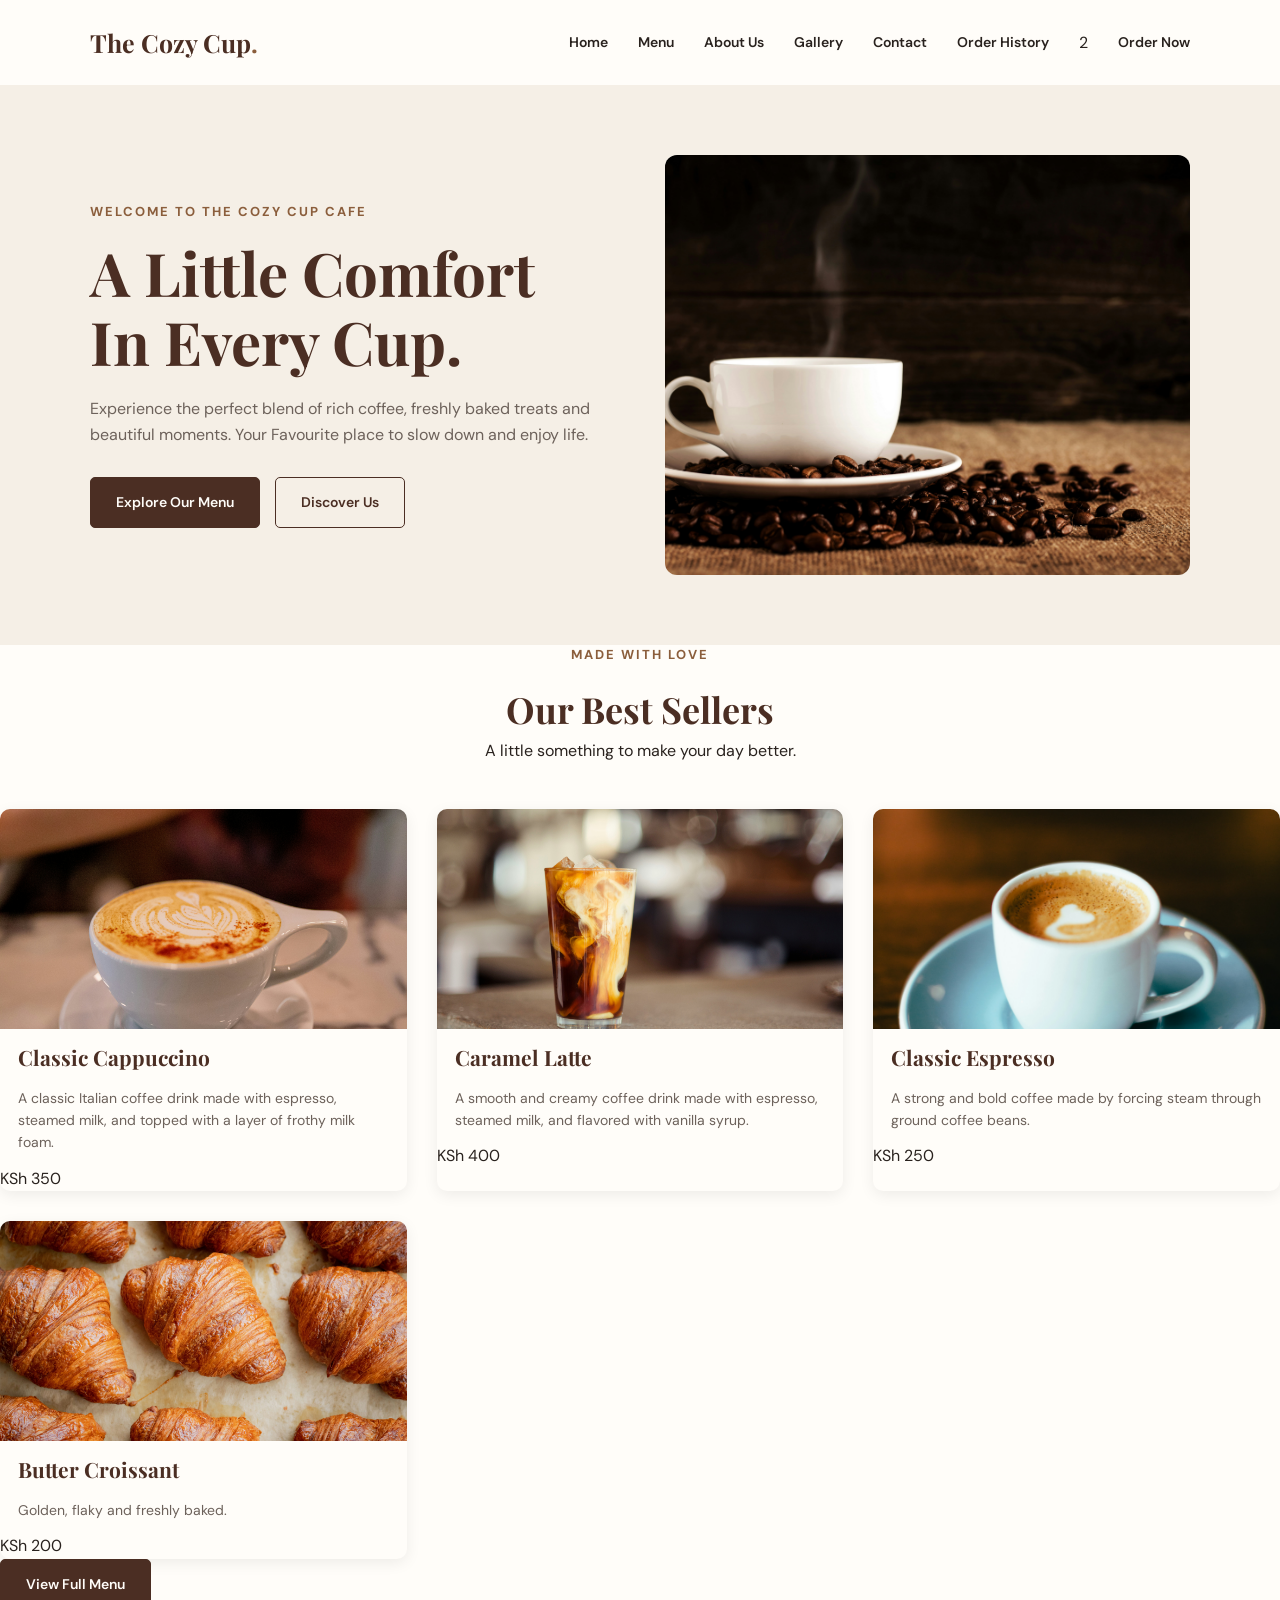
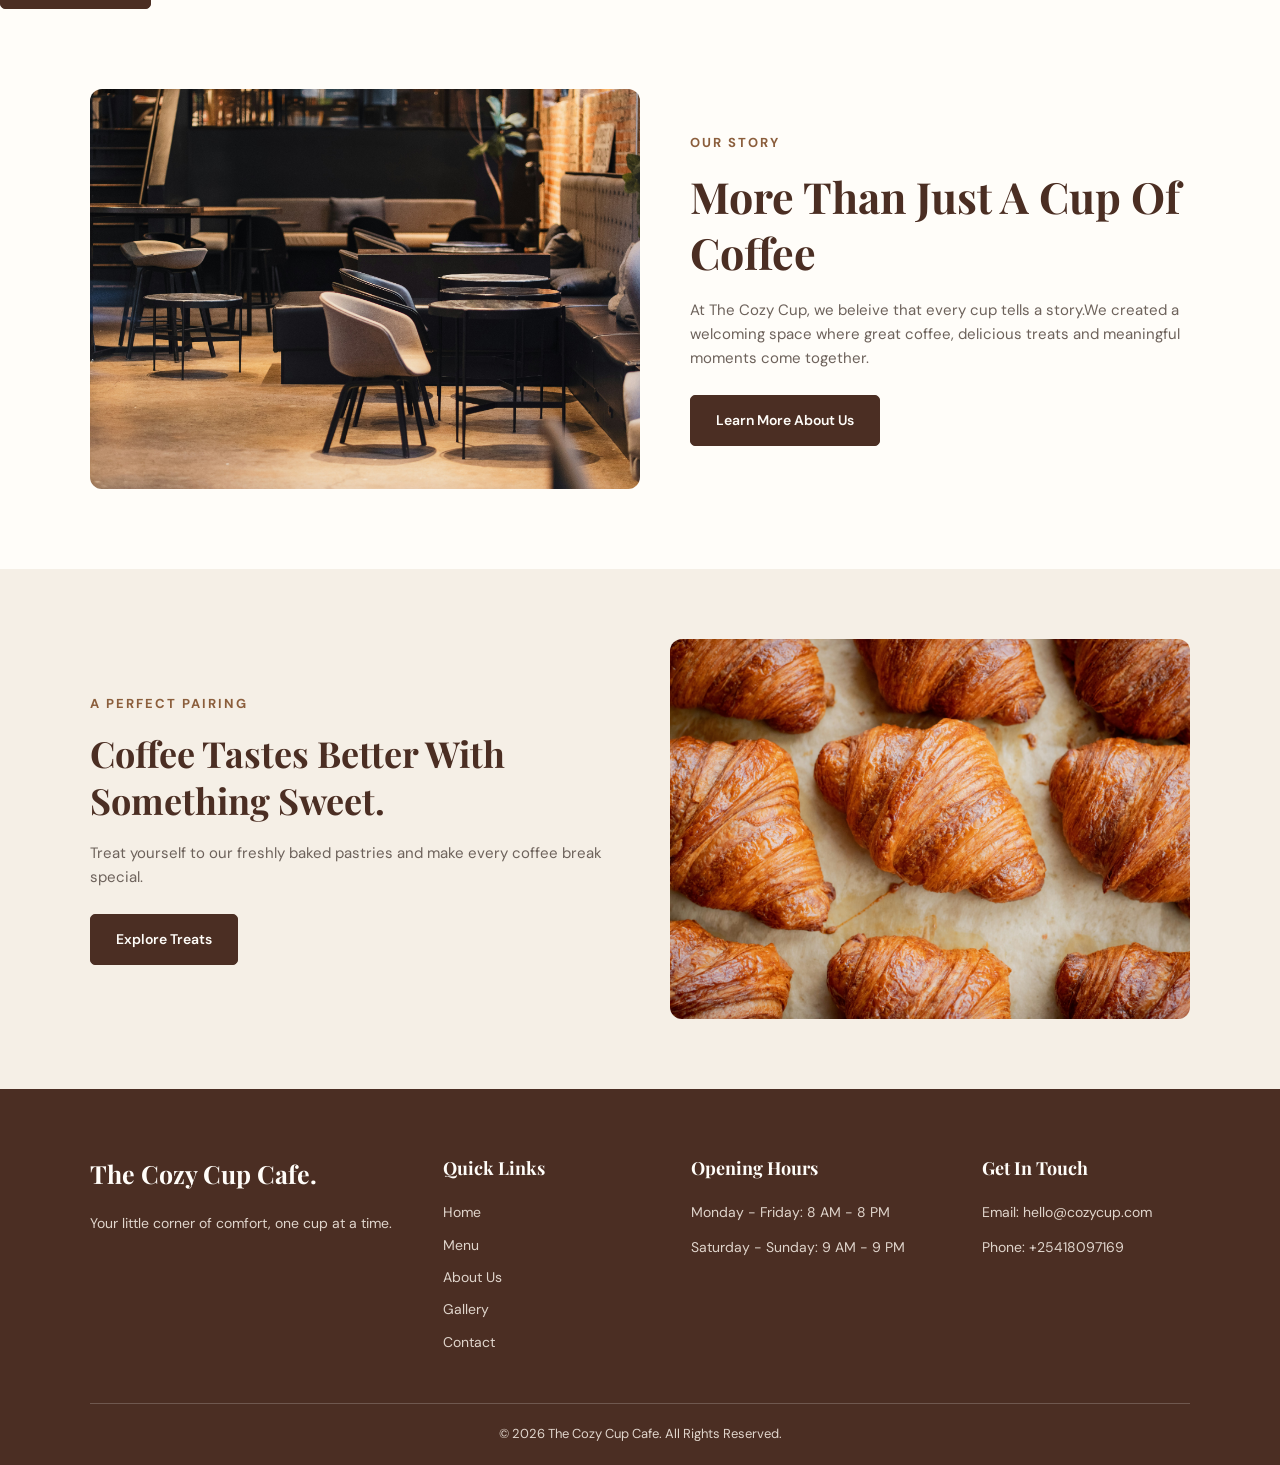
<file: index.html>
<!DOCTYPE html>
<html lang="en">
 
<head>
    <meta charset="UTF-8">
    <meta name="viewport" content="width=device-width,initial-scale=1.0">

    <title>The Cozy cup Cafe</title>

    <link rel="stylesheet" href="css/style.css">
</head>

<body>
    <!--HEARDER AND NAVIGATION-->
    <header class="header">

        <div class="logo">
            <a href="index.html">The Cozy Cup<span>.</span></a>
        </div>

    <!--Mobile menu Checkbox-->
        <input type="checkbox" id="menu-toggle">

    <!--Desktop navigation-->   
     <nav class="desktop-nav">
        <a href="index.html">Home</a>
        <a href="menu.html">Menu</a>
        <a href="about.html">About Us</a>

        <a href="gallery.html">Gallery</a>
        <a href="contact.html">Contact</a>

        <a href="order-history.html">Order History</a>2

        <a href="order.html" class="sidebar-order">Order Now</a>

    </nav> 

        <!--Hamburger icon-->
        <label for="menu-toggle" class="hamburger">
           &#9776;
        </label>

        <!--Mobile sidebar-->
        <label for="menu-toggle" class="sidebar-overlay"></label>

        <aside class="sidebar">
            <div class="sidebar-heading">
                <h2>Our Menu</h2>
                <label for="menu-toggle" class="close-btn">x</label>

            </div>

            <a href="index.html">Home</a>
            <a href="menu.html">Menu</a>
            <a href="about.html">About Us</a>

            <a href="gallery.html">Gallery</a>
            <a href="contact.html">Contact</a>
            <a href="order-history.html">Order History</a>


            <a href="order.html" class="sidebar-order">Order Now</a>
            
        
        </aside>
     
    </header>

    <!--HERO SECTION-->
    <main>
        <section class="hero">
            <div class="hero-content">
                <p class="subtitle">WELCOME TO THE COZY CUP CAFE</p>

                <h1>A Little Comfort
                <br>
                In Every Cup.
            </h1>

            <p class="hero-description">Experience the perfect blend of rich coffee, freshly baked treats and beautiful moments. Your Favourite place to slow down and enjoy life.</p>

            <div class="hero-buttons">
                <a href="menu.html" class="primary-btn">Explore Our Menu</a>
                <a href="about.html" class="secondary-btn">Discover Us</a>

            </div>
                
            </div>

            <div class="hero-image">
                <img src="images/hero_coffee.jpg" alt="A warm cup of freshly brewed coffee">
            </div>
        </section>

        <!--BEST SELLERS-->
        <section class="bestsellers">

            <div class="section-heading">

                <p class="subtitle">MADE WITH LOVE</p>
                <h2>Our Best Sellers</h2>
                <p>A little something to make your day better.</p>

            </div>

            <div class="product-container">

                <div class="product-card">

                    <img src="images/cappuccino.jpg" alt="Creamy cappuccino">
                    <h3>Classic Cappuccino</h3>
                    <p>A classic Italian coffee drink made with espresso, steamed milk, and topped with a layer of frothy milk foam.</p>
                    <span>KSh 350</span>

                </div>

                <div class="product-card">

                    <img src="images/latte.jpg" alt="Caramel latte">
                    <h3>Caramel Latte</h3>
                    <p>A smooth and creamy coffee drink made with espresso, steamed milk, and flavored with vanilla syrup.</p>
                    <span>KSh 400</span>

                </div>

                <div class="product-card">

                    <img src="images/espresso.jpg" alt="Fresh espresso">
                    <h3>Classic Espresso</h3>
                    <p>A strong and bold coffee made by forcing steam through ground coffee beans.</p>
                    <span>KSh 250</span>

                </div>

                <div class="product-card">

                    <img src="images/croissant.jpg" alt="Freshly baked croissant">
                    <h3>Butter Croissant</h3>
                    <p>Golden, flaky and freshly baked.</p>
                    <span>KSh 200</span>

                </div>

        
            </div>

            <a href="menu.html" class="primary-btn">View Full Menu</a>

        </section>

        <!--ABOUT PREVIEW-->
        <section class="about-preview">

            <div class="about-image">
                <img src="images/cafe_interior.jpg" alt="The Cozy CupCafe interior">
            </div>

            <div class="about-content">

                <p class="subtitle">OUR STORY</p>
                <h2>More Than Just A Cup Of Coffee</h2>
                <p>At The Cozy Cup, we beleive that every cup tells a story.We created a welcoming space where great coffee, delicious treats and meaningful moments come together.</p>
                <a href="about.html" class="primary-btn">Learn More About Us</a>
            </div>
        </section>

        <!--PROMOTIONAL SECTION-->
        <section class="promotion">

            <div class="promotion-content">

                <p class="subtitle">A PERFECT PAIRING</p>
                <h2>Coffee Tastes Better With Something Sweet.</h2>
                <p>Treat yourself to our freshly baked pastries and make every coffee break special.</p>

                <a href="menu.html" class="primary-btn">Explore Treats</a>

            </div>

            <img src="images/croissant.jpg" alt="Freshly baked pastries">

        </section>

    </main>

    <!--FOOTER-->
    <footer class="footer">

        <div class="footer-container">
<!--BRAND-->
            <div class="footer-column">

                <h2>The Cozy Cup Cafe<span>.</span></h2>
                <p>Your little corner of comfort, one cup at a time.</p>
            </div>

            <div class="footer-column">
                <h3>Quick Links</h3>

                <a href="index.html">Home</a>
                <a href="menu.html">Menu</a>
                <a href="about.html">About Us</a>
                <a href="gallery.html">Gallery</a>
                <a href="contact.html">Contact</a>
            </div>

            <div class="footer-column">
                <h3>Opening Hours</h3>
                <p>Monday - Friday: 8 AM - 8 PM</p>
                <p>Saturday - Sunday: 9 AM - 9 PM</p>

            </div>

            <div class="footer-column">
                <h3>Get In Touch</h3>
                <p>Email: hello@cozycup.com</p>
                <p>Phone: +25418097169</p>

            </div>
        </div>

        <div class="footer-bottom">
            <p>&copy; 2026 The Cozy Cup Cafe. 
                All Rights Reserved.
            </p>
        </div>
        
    </footer>

    <script src="js/main.js" defer></script>


</body>
</html>
</file>
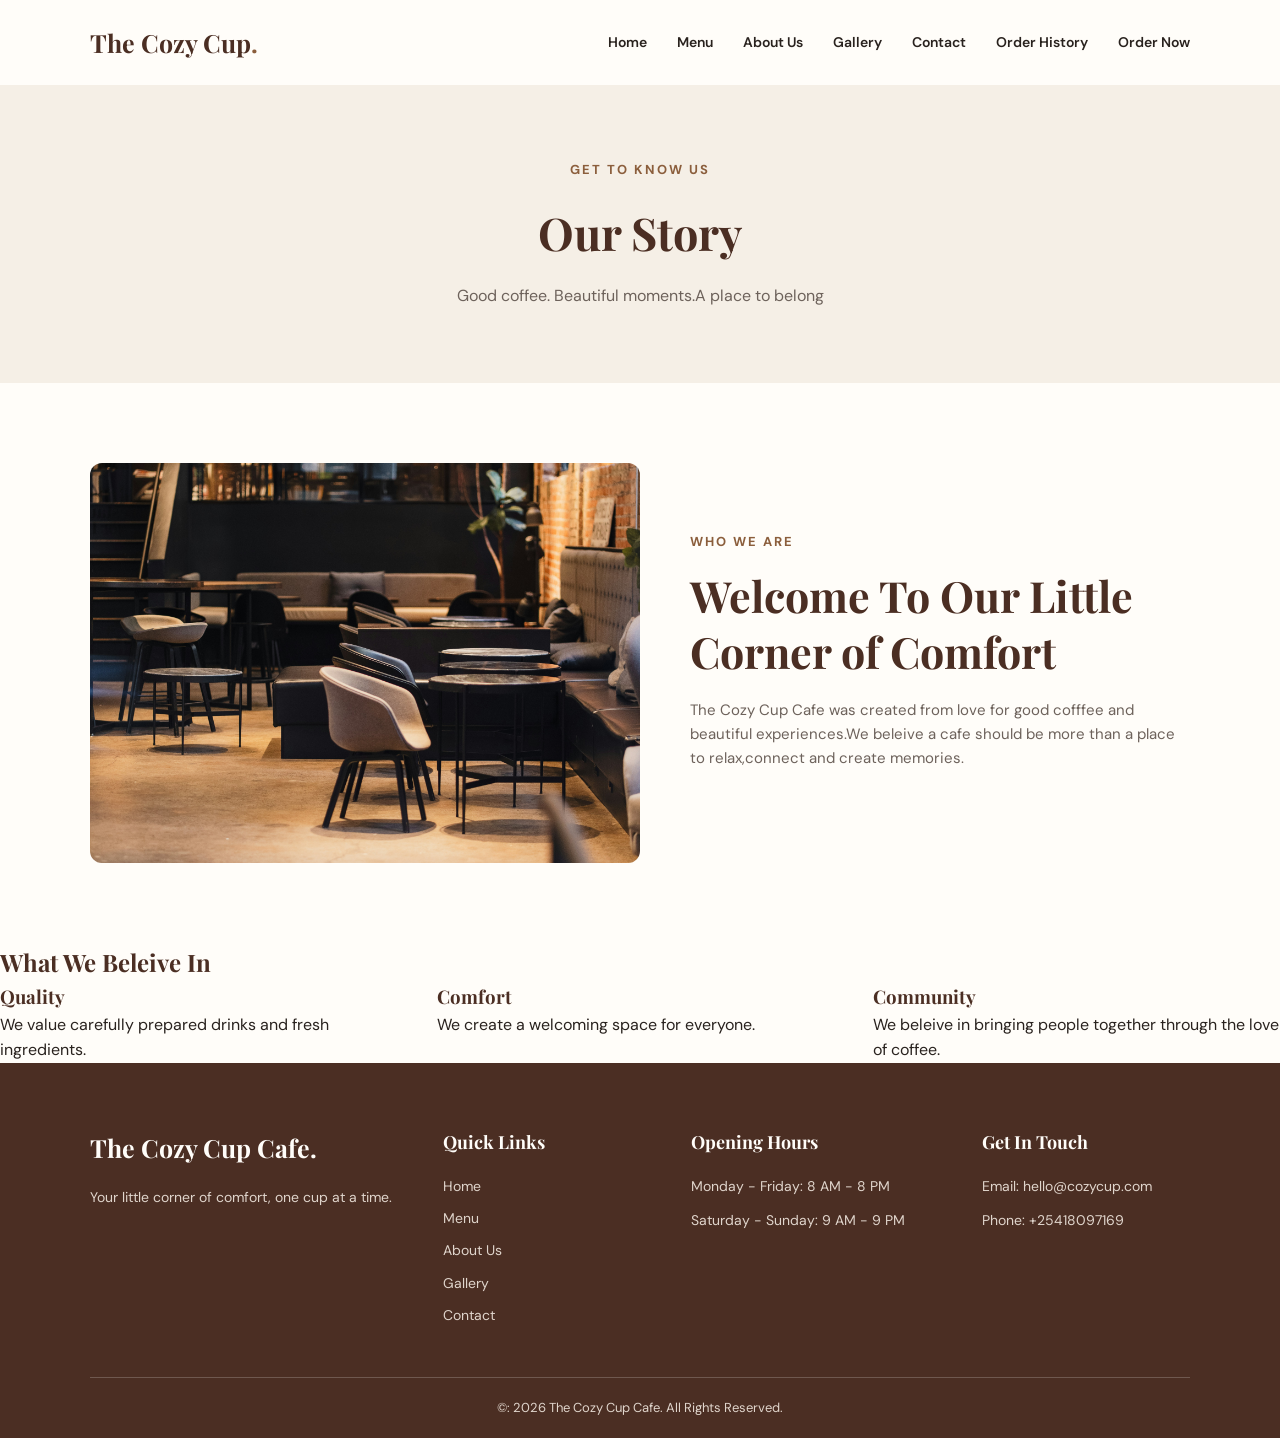
<file: about.html>
<!DOCTYPE html>
<html lang="en"> 
    <head>
        <meta charset="UTF-8">
        <meta name="viewport" content="width=device-width,initial-scale=1.0">
        <title>About Us | The Cozy Cup Cafe</title>
        <link rel="stylesheet" href="css/style.css">
    </head>

    <body>
       
         <!--HEARDER AND NAVIGATION-->
<header class="header">

        <div class="logo">
            <a href="index.html">The Cozy Cup<span>.</span></a>
        </div>

    <!--Mobile menu Checkbox-->
        <input type="checkbox" id="menu-toggle">

    <!--Desktop navigation-->   
     <nav class="desktop-nav">
        <a href="index.html">Home</a>
        <a href="menu.html">Menu</a>
        <a href="about.html">About Us</a>

        <a href="gallery.html">Gallery</a>
        <a href="contact.html">Contact</a>
        <a href="order-history.html">Order History</a>

        <a href="order.html" class="sidebar-order">Order Now</a>

    </nav> 

     <!--Hamburger icon-->
        <label for="menu-toggle" class="hamburger">
            -
            -
            -
        </label>

        <!--Mobile sidebar-->
        <label for="menu-toggle" class="sidebar-overlay"></label>

        <aside class="sidebar">
            <div class="sidebar-heading">
                <h2>Our Menu</h2>
                <label for="menu-toggle" class="close-btn">x</label>

            </div>

             <a href="index.html">Home</a>
            <a href="menu.html">Menu</a>
            <a href="about.html">About Us</a>

            <a href="gallery.html">Gallery</a>
            <a href="contact.html">Contact</a>
             <a href="order-history.html">Order History</a>

            <a href="order.html" class="sidebar-order">Order Now</a>

        
        </aside>

    </header>

    <main>

        <section class="page-banner">
            <p class="subtitle">GET TO KNOW US</p>
            <h1>Our Story</h1>
            <p>Good coffee. Beautiful moments.A place to belong</p>
        </section>

        <section class="about-preview">
            <div class="about-image">
                <img src="images/cafe_interior.jpg" alt="Cozy Cup Cafe Interior">
            </div>

            <div class="about-content">

                <p class="subtitle">WHO WE ARE</p>
                <h2>Welcome To Our Little Corner of Comfort</h2>
                <p>The Cozy Cup Cafe was created from love for good cofffee and beautiful experiences.We beleive a cafe should be more than a place to relax,connect and create memories.</p>
            </div>
        </section>

            <section class="about-values">
                <h2>What We Beleive In</h2>

                <div class="product-container">

                    <div class="value-card">
                        <h3>Quality</h3>
                        <p>We value carefully prepared drinks and fresh ingredients.</p>
                    </div>

                    <div class="value-card">
                        <h3>Comfort</h3>
                        <p>We create a welcoming space for everyone.</p>
                     </div>

                    <div class="value-card">
                        <h3>Community</h3>
                        <p>We beleive in bringing people together through the love of coffee.</p>
                    </div>
                  
                </div> 

            </section>
 
    </main>

   <!--FOOTER-->
    <footer class="footer">

        <div class="footer-container">
<!--BRAND-->
            <div class="footer-column">

                <h2>The Cozy Cup Cafe<span>.</span></h2>
                <p>Your little corner of comfort, one cup at a time.</p>
            </div>

            <div class="footer-column">
                <h3>Quick Links</h3>

                <a href="index.html">Home</a>
                <a href="menu.html">Menu</a>
                <a href="about.html">About Us</a>
                <a href="gallery.html">Gallery</a>
                <a href="contact.html">Contact</a>
            </div>

            <div class="footer-column">
                <h3>Opening Hours</h3>
                <p>Monday - Friday: 8 AM - 8 PM</p>
                <p>Saturday - Sunday: 9 AM - 9 PM</p>

            </div>

            <div class="footer-column">
                <h3>Get In Touch</h3>
                <p>Email: hello@cozycup.com</p>
                <p>Phone: +25418097169</p>

            </div>
        </div>

        <div class="footer-bottom">
            <p>&copy: 2026 The Cozy Cup Cafe. 
                All Rights Reserved.
            </p>
        </div>
        
    </footer>

    <script src="js/main.js" defer></script>

    </body>
    </html>
</file>
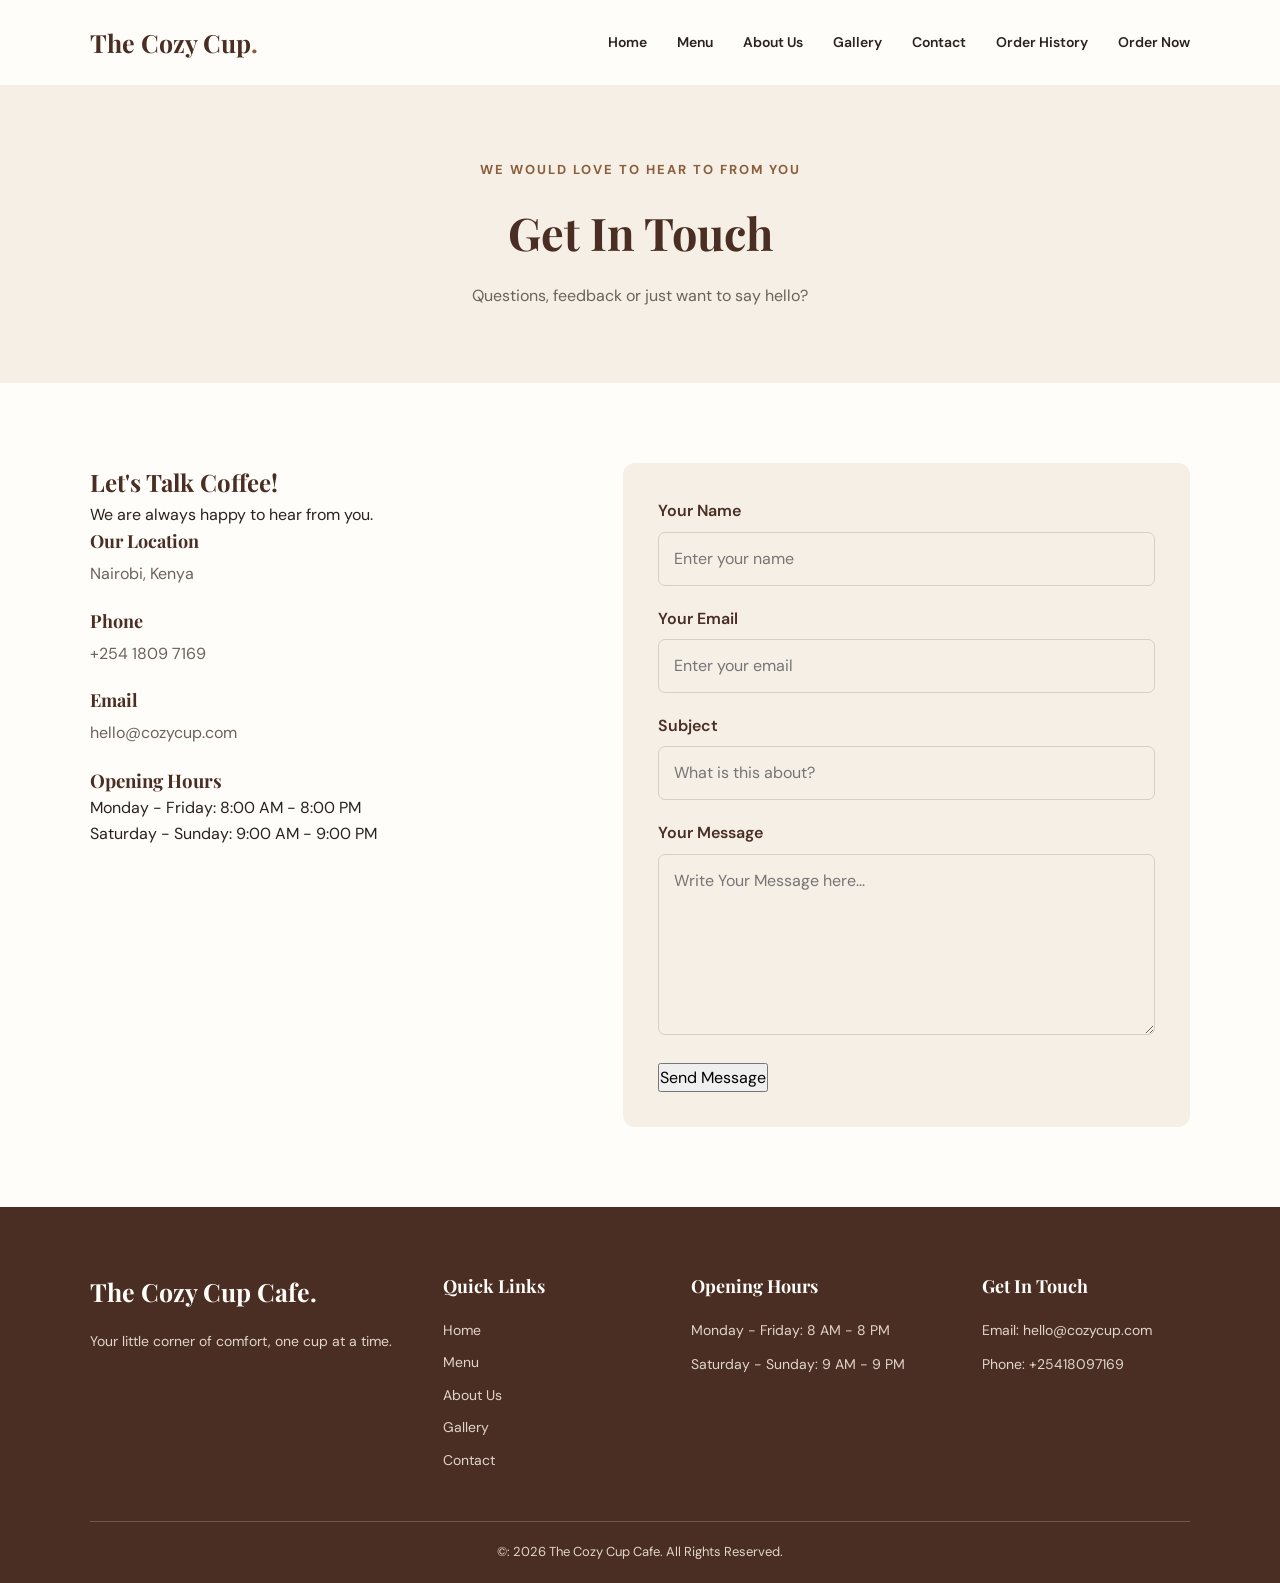
<file: contact.html>
<!DOCTYPE html>
<html lang="en"> 
    <head>
        <meta charset="UTF-8">
        <meta name="viewport" content="width=device-width,initial-scale=1.0">
        <title>Contact Us | The Cozy Cup Cafe</title>
        <link rel="stylesheet" href="css/style.css">
    </head>
    <body>

         <!--HEARDER AND NAVIGATION-->
         <header class="header">

        <div class="logo">
            <a href="index.html">The Cozy Cup<span>.</span></a>
        </div>

    <!--Mobile menu Checkbox-->
        <input type="checkbox" id="menu-toggle">

    <!--Desktop navigation-->   
     <nav class="desktop-nav">
        <a href="index.html">Home</a>
        <a href="menu.html">Menu</a>
        <a href="about.html">About Us</a>

        <a href="gallery.html">Gallery</a>
        <a href="contact.html">Contact</a>
        <a href="order-history.html">Order History</a>

        <a href="order.html" class="sidebar-order">Order Now</a>

    </nav> 

     <!--Hamburger icon-->
        <label for="menu-toggle" class="hamburger">
            -
            -
            -
        </label>

        <!--Mobile sidebar-->
        <label for="menu-toggle" class="sidebar-overlay"></label>

        <aside class="sidebar">
            <div class="sidebar-heading">
                <h2>Our Menu</h2>
                <label for="menu-toggle" class="close-btn">x</label>

            </div>

            <a href="index.html">Home</a>
            <a href="menu.html">Menu</a>
            <a href="about.html">About Us</a>

            <a href="gallery.html">Gallery</a>
            <a href="contact.html">Contact</a>
            <a href="order-history.html">Order History</a>

            <a href="order.html" class="sidebar-order">Order Now</a>
             
        
        </aside>

    </header>

    <main>
<!--CONTACT PAGE BANNER -->
        <section class="page-banner">
            <p class="subtitle">WE WOULD LOVE TO HEAR TO FROM YOU</p>
            <h1>Get In Touch</h1>
            <p>Questions, feedback or just want to say hello?</p>
        </section>
<!--CONTACT SECTION-->
        <section class="contact-section">

            <div class="contact information">

                <h2>Let's Talk Coffee!</h2>
                <p>We are always happy to hear from you.</p>

                <div class="contact-detail">
                <h3>Our Location</h3>
                <p>Nairobi, Kenya</p>
                </div>

                <div class="contact-detail">
                <h3>Phone</h3>
                <p>+254 1809 7169</p>
                </div>

                <div class="contact-detail">
                <h3>Email</h3>
                <p>hello@cozycup.com</p>
                </div>

                <h3>Opening Hours</h3>
                <p>Monday - Friday: 8:00 AM - 8:00 PM</p>
                <p>Saturday - Sunday: 9:00 AM - 9:00 PM
            </div>

            <!--CONTACT FORM-->
            <form class="contact-form">

                <div class="form-group">

                    <label for="name">Your Name</label>
                    <input type="text" id="name" placeholder="Enter your name" required>

                </div>
                
                <div class="form-group">
                    <label for="email">Your Email</label>
                    <input type="email" id="email" placeholder="Enter your email" required>
                </div>    
                
                <div class="form-group">
                    <label for="subject">Subject</label>
                    <input type="text" id="subject" placeholder="What is this about?" required>
                </div>    

                <div class="form-group">
                    <label for="message">Your Message</label>
                    <textarea id="message" rows="6" placeholder="Write Your Message here..." required></textarea>
                </div>    
               
                <button type="submit" classs="primary-btn">Send Message</button>
            </form>
        </section>
    </main>

     <!--FOOTER-->
    <footer class="footer">

        <div class="footer-container">
<!--BRAND-->
            <div class="footer-column">

                <h2>The Cozy Cup Cafe<span>.</span></h2>
                <p>Your little corner of comfort, one cup at a time.</p>
            </div>

            <div class="footer-column">
                <h3>Quick Links</h3>

                <a href="index.html">Home</a>
                <a href="menu.html">Menu</a>
                <a href="about.html">About Us</a>
                <a href="gallery.html">Gallery</a>
                <a href="contact.html">Contact</a>
            </div>

            <div class="footer-column">
                <h3>Opening Hours</h3>
                <p>Monday - Friday: 8 AM - 8 PM</p>
                <p>Saturday - Sunday: 9 AM - 9 PM</p>

            </div>

            <div class="footer-column">
                <h3>Get In Touch</h3>
                <p>Email: hello@cozycup.com</p>
                <p>Phone: +25418097169</p>

            </div>
        </div>

        <div class="footer-bottom">
            <p>&copy: 2026 The Cozy Cup Cafe. 
                All Rights Reserved.
            </p>
        </div>
        
    </footer>

    <script src="js/main.js" defer></script>

    </body>
    </html>
</file>
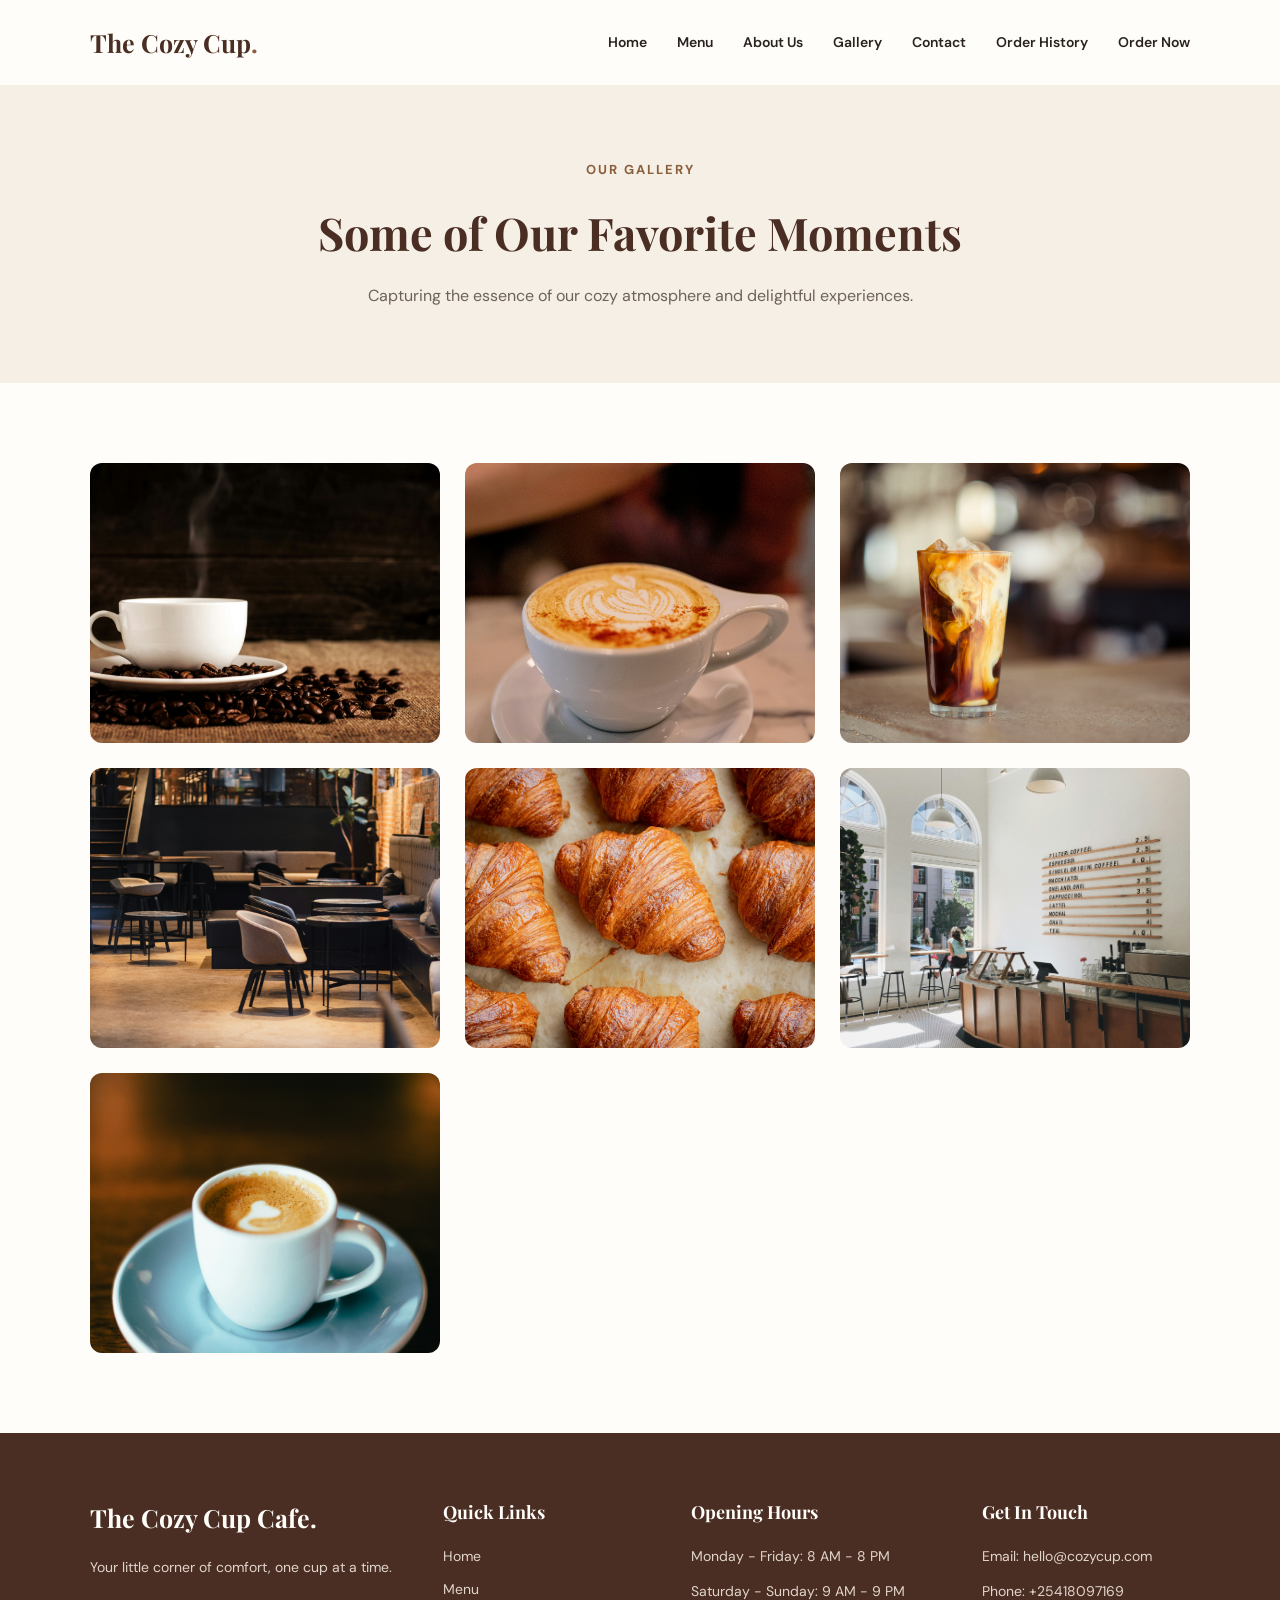
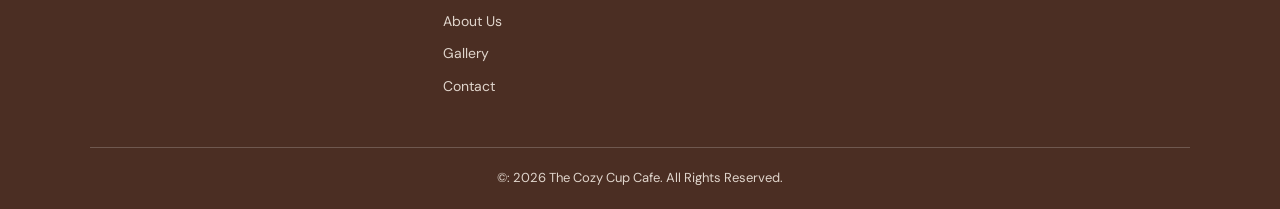
<file: gallery.html>
<!DOCTYPE html>
<html lang="en"> 
    <head>
        <meta charset="UTF-8">
        <meta name="viewport" content="width=device-width,initial-scale=1.0">
        <title>Gallery | The Cozy Cup Cafe</title>
        <link rel="stylesheet" href="css/style.css">
    </head>
    <body>
        
         <!--HEARDER AND NAVIGATION-->
         <header class="header">

        <div class="logo">
            <a href="index.html">The Cozy Cup<span>.</span></a>
        </div>

    <!--Mobile menu Checkbox-->
        <input type="checkbox" id="menu-toggle">

    <!--Desktop navigation-->   
     <nav class="desktop-nav">
        <a href="index.html">Home</a>
        <a href="menu.html">Menu</a>
        <a href="about.html">About Us</a>

        <a href="gallery.html">Gallery</a>
        <a href="contact.html">Contact</a>

         <a href="order-history.html">Order History</a>

        <a href="order.html" class="sidebar-order">Order Now</a>

    </nav> 

     <!--Hamburger icon-->
        <label for="menu-toggle" class="hamburger">
            -
            -
            -
        </label>

        <!--Mobile sidebar-->
        <label for="menu-toggle" class="sidebar-overlay"></label>

        <aside class="sidebar">
            <div class="sidebar-heading">
                <h2>Our Menu</h2>
                <label for="menu-toggle" class="close-btn">x</label>

            </div>

            <a href="index.html">Home</a>
            <a href="menu.html">Menu</a>
            <a href="about.html">About Us</a>

            <a href="gallery.html">Gallery</a>
            <a href="contact.html">Contact</a>
            
             <a href="order-history.html">Order History</a>

            <a href="order.html" class="sidebar-order">Order Now</a>
            
        
        </aside>

    </header>

    <main>

        <section class="page-banner">
            <p class="subtitle">OUR GALLERY</p>
            <h1>Some of Our Favorite Moments</h1>
            <p>Capturing the essence of our cozy atmosphere and delightful experiences.</p>
        </section>

        <section class="gallery-section">
            <div class="gallery-grid">

                <img src="images/hero_coffee.jpg" alt="A cup of coffee.">
                <img src="images/cappuccino.jpg" alt="Cappuccino">
                <img src="images/latte.jpg" alt="Latte">
                <img src="images/cafe_interior.jpg" alt="Cozy Cup Cafe Interior">
                <img src="images/croissant.jpg" alt="Croissant">
                <img src="images/cafe_gallery.jpg" alt="Cozy Cup Cafe Gallery">
                <img src="images/espresso.jpg" alt="Espresso">
            </div>
        </section>

        </main>
<!--FOOTER-->
    <footer class="footer">

        <div class="footer-container">
<!--BRAND-->
            <div class="footer-column">

                <h2>The Cozy Cup Cafe<span>.</span></h2>
                <p>Your little corner of comfort, one cup at a time.</p>
            </div>

            <div class="footer-column">
                <h3>Quick Links</h3>

                <a href="index.html">Home</a>
                <a href="menu.html">Menu</a>
                <a href="about.html">About Us</a>
                <a href="gallery.html">Gallery</a>
                <a href="contact.html">Contact</a>
            </div>

            <div class="footer-column">
                <h3>Opening Hours</h3>
                <p>Monday - Friday: 8 AM - 8 PM</p>
                <p>Saturday - Sunday: 9 AM - 9 PM</p>

            </div>

            <div class="footer-column">
                <h3>Get In Touch</h3>
                <p>Email: hello@cozycup.com</p>
                <p>Phone: +25418097169</p>

            </div>
        </div>

        <div class="footer-bottom">
            <p>&copy: 2026 The Cozy Cup Cafe. 
                All Rights Reserved.
            </p>
        </div>
        
    </footer>

    <script src="js/main.js" defer></script>
    
    </body>

    </html>
</file>
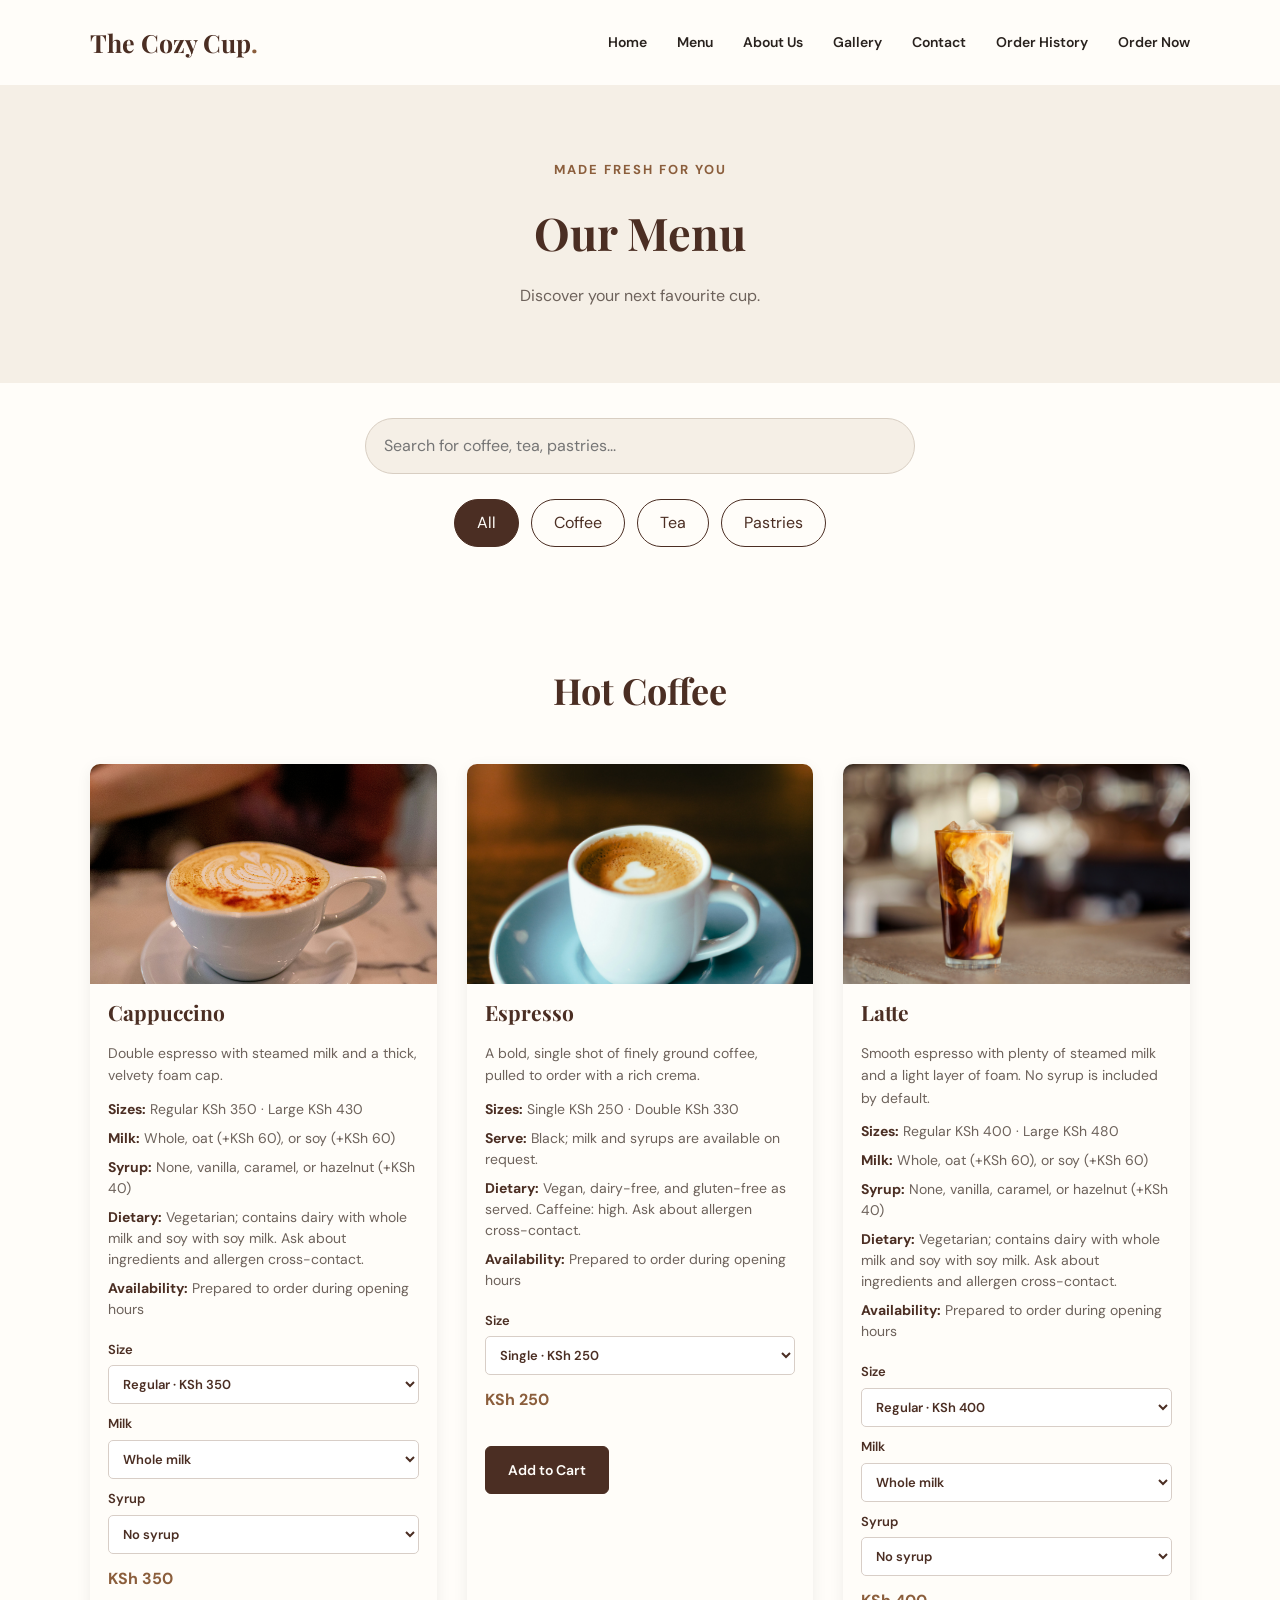
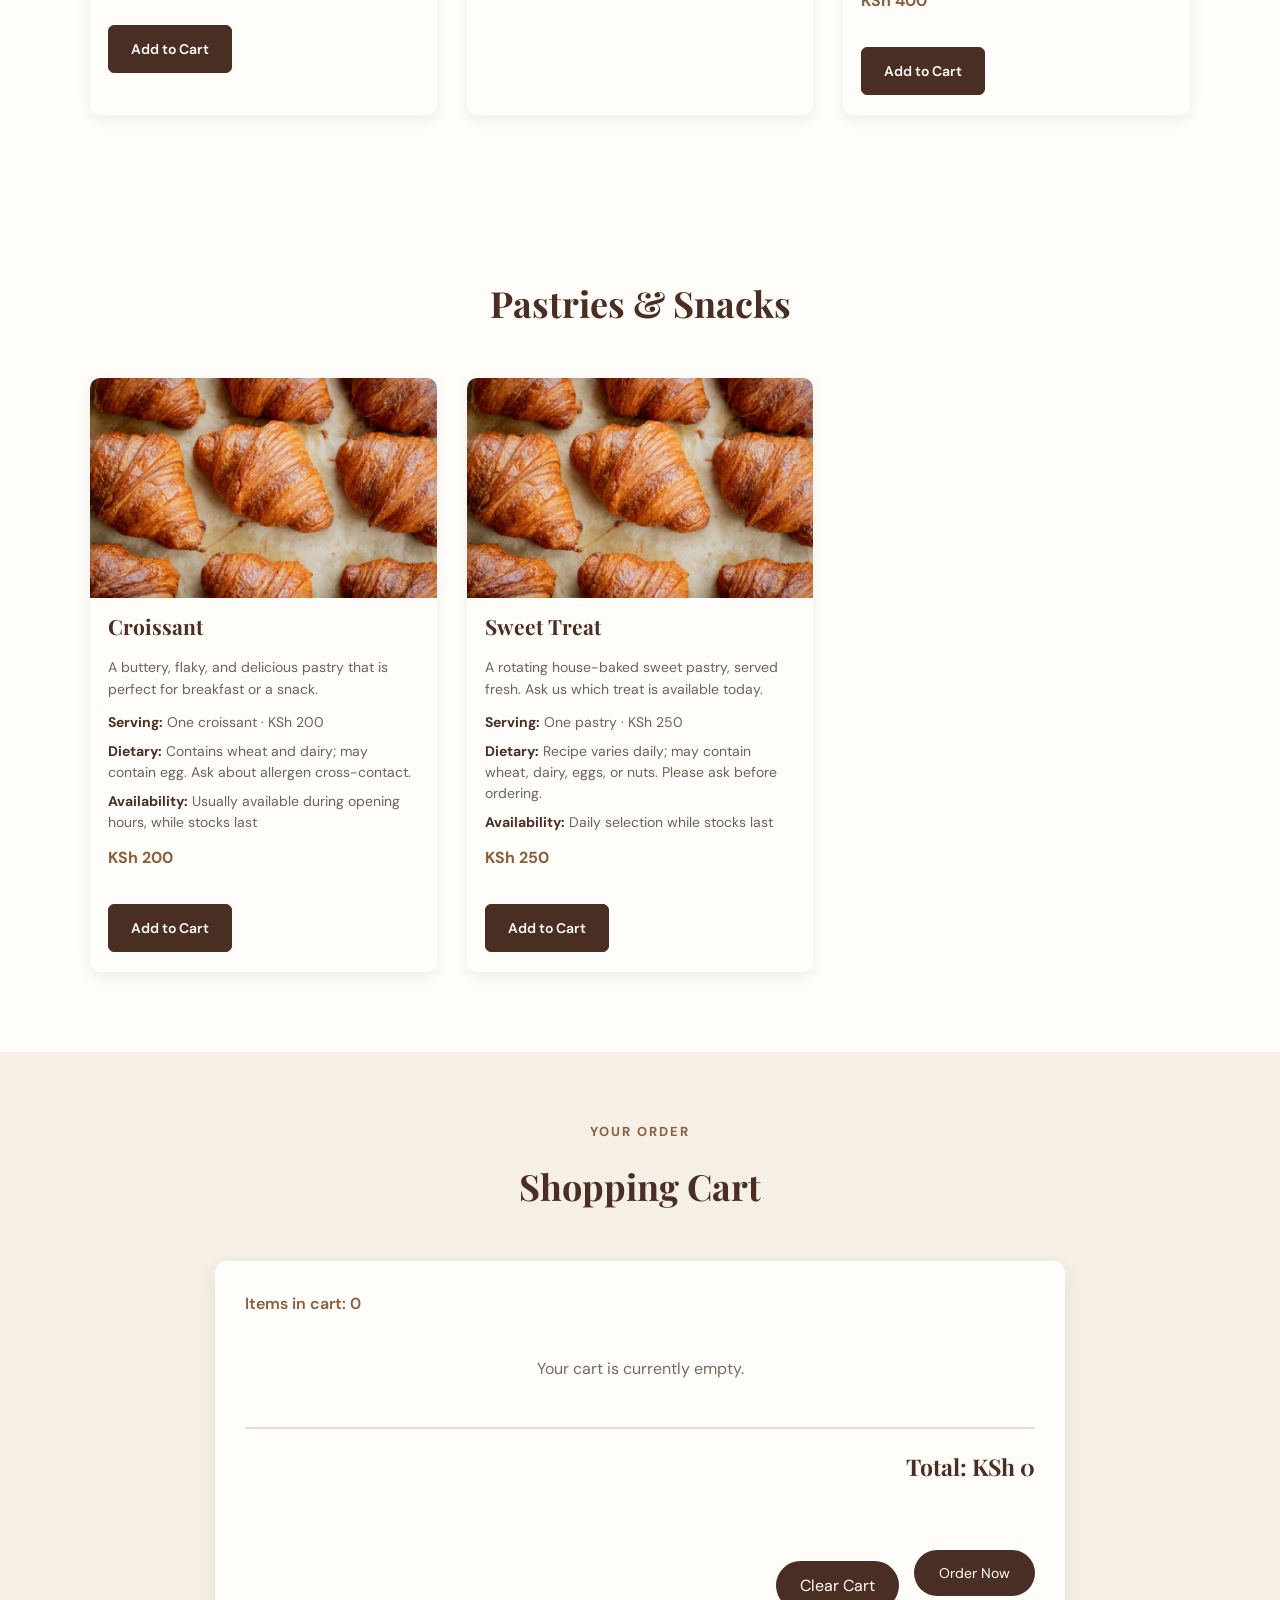
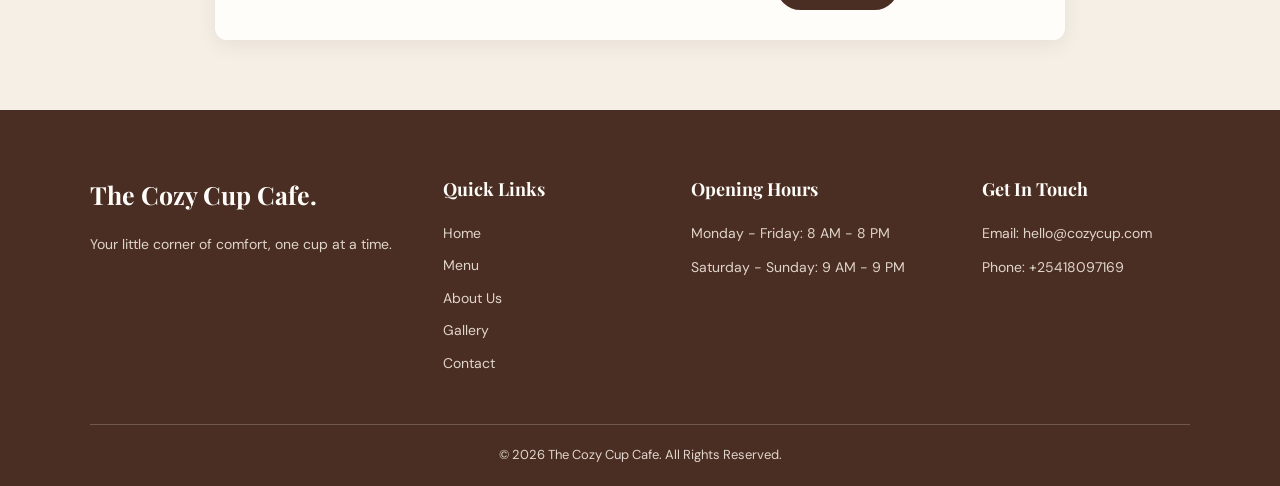
<file: menu.html>
<!DOCTYPE html>
<html lang="en">

<head>
    <meta charset="UTF-8">
    <meta name="viewport" content="width=device-width, initial-scale=1.0">

    <title>Our Menu | The Cozy Cup Cafe</title>

    <link rel="stylesheet" href="css/style.css">
</head>

<body>

    <!-- HEADER AND NAVIGATION -->
    <header class="header">

        <div class="logo">
            <a href="index.html">The Cozy Cup<span>.</span></a>
        </div>

        <!-- Mobile menu checkbox -->
        <input type="checkbox" id="menu-toggle">

        <!-- Desktop navigation -->
        <nav class="desktop-nav">

            <a href="index.html">Home</a>
            <a href="menu.html">Menu</a>
            <a href="about.html">About Us</a>
            <a href="gallery.html">Gallery</a>
            <a href="contact.html">Contact</a>
             <a href="order-history.html">Order History</a>
            <a href="menu.html" class="sidebar-order">Order Now</a>

        </nav>

        <!-- Hamburger icon -->
        <label for="menu-toggle" class="hamburger">
            <span></span>
            <span></span>
            <span></span>
        </label>

        <!-- Mobile overlay -->
        <label for="menu-toggle" class="sidebar-overlay"></label>

        <!-- Mobile sidebar -->
        <aside class="sidebar">

            <div class="sidebar-heading">
                <h2>Our Menu</h2>
                <label for="menu-toggle" class="close-btn">&times;</label>
            </div>

            <a href="index.html">Home</a>
            <a href="menu.html">Menu</a>
            <a href="about.html">About Us</a>
            <a href="gallery.html">Gallery</a>
            <a href="contact.html">Contact</a>
             <a href="order-history.html">Order History</a>
            <a href="order.html" class="sidebar-order">Order Now</a>
            

        </aside>

    </header>


    <!-- MAIN CONTENT -->
    <main>

        <!-- PAGE BANNER -->
        <section class="page-banner">

            <p class="subtitle">MADE FRESH FOR YOU</p>

            <h1>Our Menu</h1>

            <p>Discover your next favourite cup.</p>

        </section>


        <!-- MENU SEARCH AND FILTERS -->
        <section class="menu-controls">

            <div class="menu-search">

                <input
                    type="search"
                    id="menuSearch"
                    placeholder="Search for coffee, tea, pastries..."
                    aria-label="Search menu items"
                >

            </div>

            <div class="category-filters">

                <button type="button" class="filter-btn active" data-filter="all">
                    All
                </button>

                <button type="button" class="filter-btn" data-filter="coffee">
                    Coffee
                </button>

                <button type="button" class="filter-btn" data-filter="tea">
                    Tea
                </button>

                <button type="button" class="filter-btn" data-filter="pastries">
                    Pastries
                </button>

            </div>

        </section>


        <!-- HOT COFFEE SECTION -->
        <section class="menu-section">

            <div class="section-heading">
                <h2>Hot Coffee</h2>
            </div>

            <div class="product-container">

                <!-- Cappuccino -->
                <div class="product-card" data-category="coffee">

                    <img src="images/cappuccino.jpg" alt="Cappuccino">

                    <h3>Cappuccino</h3>

                    <p class="product-description">Double espresso with steamed milk and a thick, velvety foam cap.</p>
                    <div class="product-details">
                        <p><strong>Sizes:</strong> Regular KSh 350 · Large KSh 430</p>
                        <p><strong>Milk:</strong> Whole, oat (+KSh 60), or soy (+KSh 60)</p>
                        <p><strong>Syrup:</strong> None, vanilla, caramel, or hazelnut (+KSh 40)</p>
                        <p><strong>Dietary:</strong> Vegetarian; contains dairy with whole milk and soy with soy milk. Ask about ingredients and allergen cross-contact.</p>
                        <p><strong>Availability:</strong> Prepared to order during opening hours</p>
                    </div>
                    <div class="drink-options">
                        <label>Size <select class="drink-size"><option value="regular" data-price="350">Regular · KSh 350</option><option value="large" data-price="430">Large · KSh 430</option></select></label>
                        <label>Milk <select class="drink-milk"><option>Whole milk</option><option data-extra="60">Oat milk (+KSh 60)</option><option data-extra="60">Soy milk (+KSh 60)</option></select></label>
                        <label>Syrup <select class="drink-syrup"><option data-extra="0">No syrup</option><option data-extra="40">Vanilla (+KSh 40)</option><option data-extra="40">Caramel (+KSh 40)</option><option data-extra="40">Hazelnut (+KSh 40)</option></select></label>
                    </div>

                    <span class="price">KSh 350</span>

                    <button
                        type="button"
                        class="add-to-cart"
                        data-id="1"
                        data-name="Cappuccino"
                        data-price="350">
                        Add to Cart
                    </button>

                </div>


                <!-- Espresso -->
                <div class="product-card" data-category="coffee">

                    <img src="images/espresso.jpg" alt="Espresso">

                    <h3>Espresso</h3>

                    <p class="product-description">A bold, single shot of finely ground coffee, pulled to order with a rich crema.</p>
                    <div class="product-details">
                        <p><strong>Sizes:</strong> Single KSh 250 · Double KSh 330</p>
                        <p><strong>Serve:</strong> Black; milk and syrups are available on request.</p>
                        <p><strong>Dietary:</strong> Vegan, dairy-free, and gluten-free as served. Caffeine: high. Ask about allergen cross-contact.</p>
                        <p><strong>Availability:</strong> Prepared to order during opening hours</p>
                    </div>

                    <div class="drink-options">
                        <label>Size <select class="drink-size"><option value="single" data-price="250">Single · KSh 250</option><option value="double" data-price="330">Double · KSh 330</option></select></label>
                    </div>

                    <span class="price">KSh 250</span>

                    <button
                        type="button"
                        class="add-to-cart"
                        data-id="2"
                        data-name="Espresso"
                        data-price="250">
                        Add to Cart
                    </button>

                </div>


                <!-- Latte -->
                <div class="product-card" data-category="coffee">

                    <img src="images/latte.jpg" alt="Latte">

                    <h3>Latte</h3>

                    <p class="product-description">Smooth espresso with plenty of steamed milk and a light layer of foam. No syrup is included by default.</p>
                    <div class="product-details">
                        <p><strong>Sizes:</strong> Regular KSh 400 · Large KSh 480</p>
                        <p><strong>Milk:</strong> Whole, oat (+KSh 60), or soy (+KSh 60)</p>
                        <p><strong>Syrup:</strong> None, vanilla, caramel, or hazelnut (+KSh 40)</p>
                        <p><strong>Dietary:</strong> Vegetarian; contains dairy with whole milk and soy with soy milk. Ask about ingredients and allergen cross-contact.</p>
                        <p><strong>Availability:</strong> Prepared to order during opening hours</p>
                    </div>
                    <div class="drink-options">
                        <label>Size <select class="drink-size"><option value="regular" data-price="400">Regular · KSh 400</option><option value="large" data-price="480">Large · KSh 480</option></select></label>
                        <label>Milk <select class="drink-milk"><option>Whole milk</option><option data-extra="60">Oat milk (+KSh 60)</option><option data-extra="60">Soy milk (+KSh 60)</option></select></label>
                        <label>Syrup <select class="drink-syrup"><option data-extra="0">No syrup</option><option data-extra="40">Vanilla (+KSh 40)</option><option data-extra="40">Caramel (+KSh 40)</option><option data-extra="40">Hazelnut (+KSh 40)</option></select></label>
                    </div>

                    <span class="price">KSh 400</span>

                    <button
                        type="button"
                        class="add-to-cart"
                        data-id="3"
                        data-name="Latte"
                        data-price="400">
                        Add to Cart
                    </button>

                </div>

            </div>

        </section>


        <!-- PASTRIES AND SNACKS SECTION -->
        <section class="menu-section">

            <div class="section-heading">
                <h2>Pastries & Snacks</h2>
            </div>

            <div class="product-container">

                <!-- Croissant -->
                <div class="product-card" data-category="pastries">

                    <img src="images/croissant.jpg" alt="Croissant">

                    <h3>Croissant</h3>

                    <p>
                        A buttery, flaky, and delicious pastry
                        that is perfect for breakfast or a snack.
                    </p>
                    <div class="product-details">
                        <p><strong>Serving:</strong> One croissant · KSh 200</p>
                        <p><strong>Dietary:</strong> Contains wheat and dairy; may contain egg. Ask about allergen cross-contact.</p>
                        <p><strong>Availability:</strong> Usually available during opening hours, while stocks last</p>
                    </div>

                    <span class="price">KSh 200</span>

                    <button
                        type="button"
                        class="add-to-cart"
                        data-id="4"
                        data-name="Croissant"
                        data-price="200">
                        Add to Cart
                    </button>

                </div>


                <!-- Sweet Treat -->
                <div class="product-card" data-category="pastries">

                    <img src="images/croissant.jpg" alt="Sample of a freshly baked golden pastry">

                    <h3>Sweet Treat</h3>

                    <p class="product-description">A rotating house-baked sweet pastry, served fresh. Ask us which treat is available today.</p>
                    <div class="product-details">
                        <p><strong>Serving:</strong> One pastry · KSh 250</p>
                        <p><strong>Dietary:</strong> Recipe varies daily; may contain wheat, dairy, eggs, or nuts. Please ask before ordering.</p>
                        <p><strong>Availability:</strong> Daily selection while stocks last</p>
                    </div>

                    <span class="price">KSh 250</span>

                    <button
                        type="button"
                        class="add-to-cart"
                        data-id="5"
                        data-name="Sweet Treat"
                        data-price="250">
                        Add to Cart
                    </button>

                </div>

            </div>

        </section>


        <!-- NO RESULTS MESSAGE -->
        <p id="noMenuResults" hidden>
            Sorry, no menu items match your search.
        </p>


        <!-- SHOPPING CART -->
        <section class="cart-section" id="shopping-cart">

            <div class="section-heading">

                <p class="subtitle">YOUR ORDER</p>

                <h2>Shopping Cart</h2>

            </div>

            <div class="cart-summary">

                <p>
                    Items in cart:
                    <span id="cart-count">0</span>
                </p>

                <div id="cart-items">

                    <p class="empty-cart">
                        Your cart is currently empty.
                    </p>

                </div>

                <div class="cart-total">

                    <h3>
                        Total: KSh
                        <span id="cart-total">0</span>
                    </h3>

                </div>

                <div class="cart-actions">
                    <button type="button" id="clear-cart" class="clear-cart-btn">Clear Cart</button>

                    <a href="order.html" class="order-now-btn">Order Now</a>
                </div>

            </div>

        </section>

    </main>


    <!-- FOOTER -->
    <footer class="footer">

        <div class="footer-container">

            <!-- Brand -->
            <div class="footer-column">

                <h2>The Cozy Cup Cafe<span>.</span></h2>

                <p>
                    Your little corner of comfort,
                    one cup at a time.
                </p>

            </div>


            <!-- Quick links -->
            <div class="footer-column">

                <h3>Quick Links</h3>

                <a href="index.html">Home</a>
                <a href="menu.html">Menu</a>
                <a href="about.html">About Us</a>
                <a href="gallery.html">Gallery</a>
                <a href="contact.html">Contact</a>

            </div>


            <!-- Opening hours -->
            <div class="footer-column">

                <h3>Opening Hours</h3>

                <p>Monday - Friday: 8 AM - 8 PM</p>

                <p>Saturday - Sunday: 9 AM - 9 PM</p>

            </div>


            <!-- Contact -->
            <div class="footer-column">

                <h3>Get In Touch</h3>

                <p>Email: hello@cozycup.com</p>

                <p>Phone: +25418097169</p>

            </div>

        </div>


        <div class="footer-bottom">

            <p>
                &copy; 2026 The Cozy Cup Cafe.
                All Rights Reserved.
            </p>

        </div>

    </footer>


    <!-- JAVASCRIPT FILES -->
    <script src="js/main.js" defer></script>
    <script src="js/menu.js" defer></script>
    <script src="js/cart.js" defer></script>

</body>
</html>
</file>
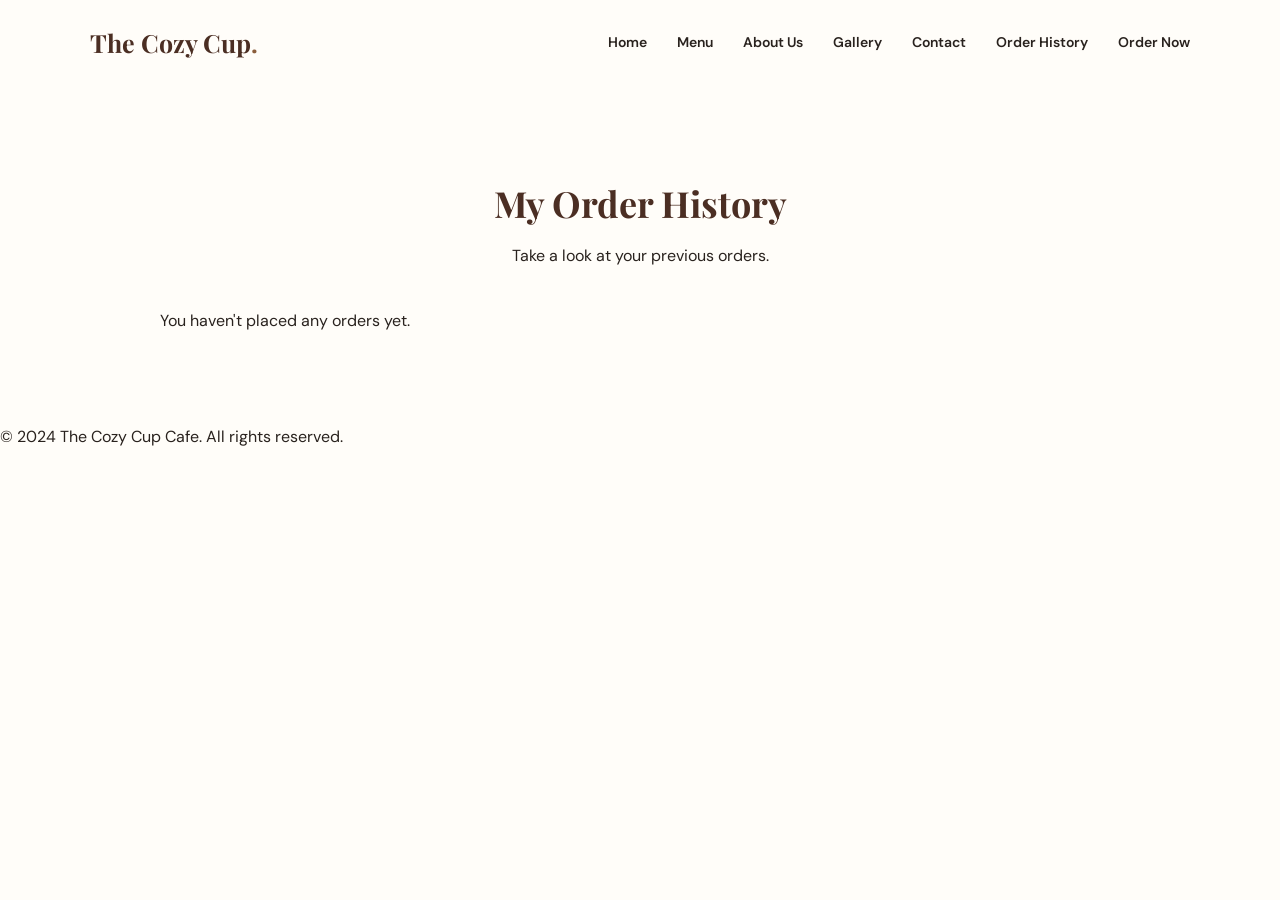
<file: order-history.html>
<!DOCTYPE html>
<html lang="en">
<head>
    <meta charset="UTF-8">
    <meta name="viewport" content="width=device-width,initial-scale=1.0">

    <title>Order History | The Cozy cup Cafe</title>

    <link rel="stylesheet" href="css/style.css">

    <script src="js/order-history.js" defer></script>
    </head>
<body>

    <!--HEADER AND NAVIGATION-->
        <header class="header">

            <div class="logo">
                <a href="index.html">The Cozy Cup<span>.</span></a>
            </div>

            <input type="checkbox" id="menu-toggle">

            <nav class="desktop-nav">
                <a href="index.html">Home</a>
                <a href="menu.html">Menu</a>
                <a href="about.html">About Us</a>

                <a href="gallery.html">Gallery</a>
                <a href="contact.html">Contact</a>
             <a href="order-history.html">Order History</a>
                

                <a href="order.html" class="sidebar-order">Order Now</a>
            </nav>

            <label for="menu-toggle" class="hamburger">
                &#9776;
            </label>

            <label for="menu-toggle" class="sidebar-overlay"></label>
            <aside class="sidebar">
                <div class="sidebar-heading">
                    <h2>Our Menu</h2>
                    <label for="menu-toggle" class="close-btn">&times;</label>

                </div>

                <a href="index.html">Home</a>
                <a href="menu.html">Menu</a>
                <a href="about.html">About Us</a>

                <a href="gallery.html">Gallery</a>
                <a href="contact.html">Contact</a>
             <a href="order-history.html">Order History</a>

                <a href="order.html" class="sidebar-order">Order Now</a>
            </aside>

        </header>

        <main class="order-history-section">
            <h1>My Order History</h1>

            <p>Take a look at your previous orders.</p>

            <div id="order-history-list">
                <!-- Order items will be dynamically inserted here -->
            </div>
        </main>

        <footer>
            <p>&copy; 2024 The Cozy Cup Cafe. All rights reserved.</p>
        </footer>


    

    </body>
</html>
</file>
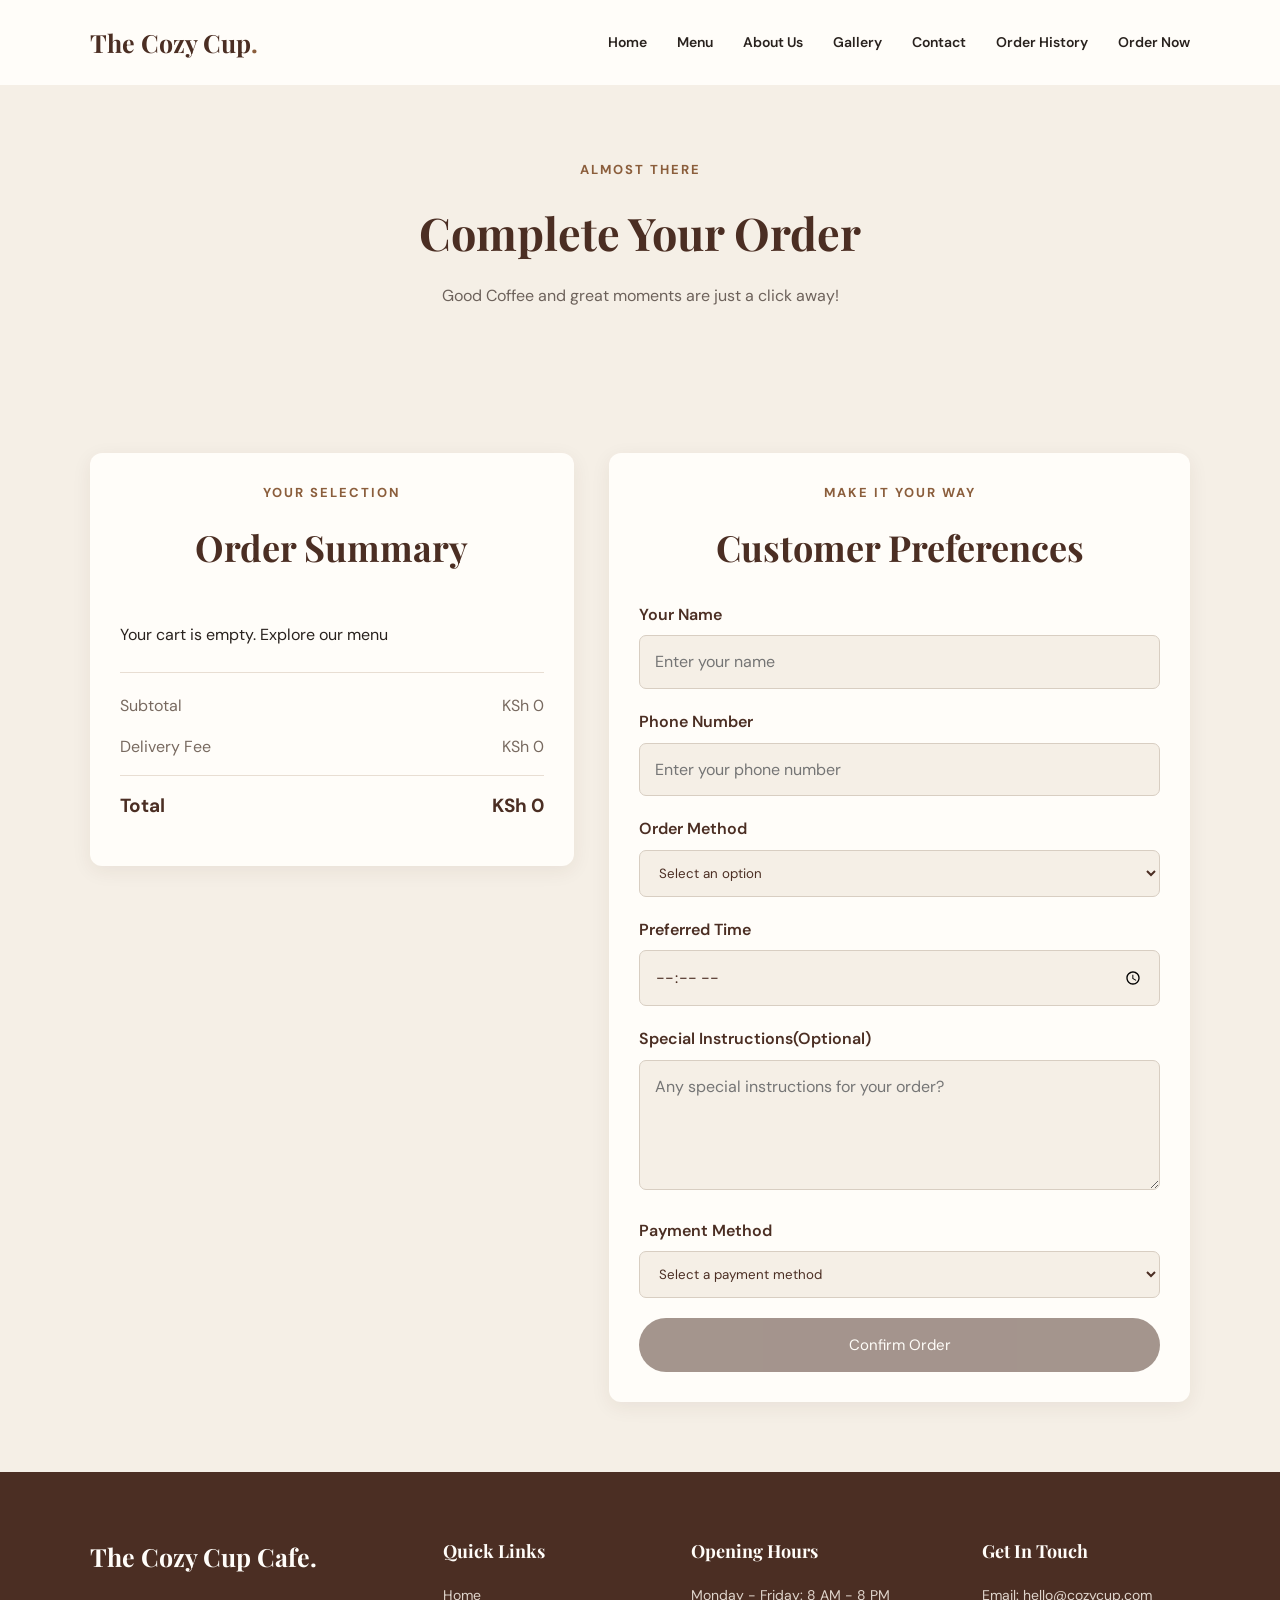
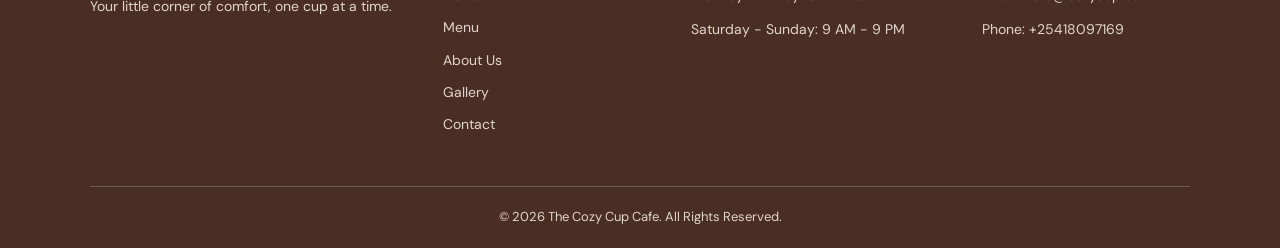
<file: order.html>
<!DOCTYPE html>
<html lang="en">
    <head>
        <meta charset="UTF-8">
        <meta name="viewport" content="width=device-width,initial-scale=1.0">

        <title>Complete Your Order | The Cozy Cup Cafe</title>

        <link rel="stylesheet" href="css/style.css">
    </head>
    <body>

        <!--HEADER AND NAVIGATION-->
        <header class="header">

            <div class="logo">
                <a href="index.html">The Cozy Cup<span>.</span></a>
            </div>

            <input type="checkbox" id="menu-toggle">

            <nav class="desktop-nav">
                <a href="index.html">Home</a>
                <a href="menu.html">Menu</a>
                <a href="about.html">About Us</a>

                <a href="gallery.html">Gallery</a>
                <a href="contact.html">Contact</a>
                <a href="order-history.html">Order History</a>

                <a href="order.html" class="sidebar-order">Order Now</a>
            </nav>

            <label for="menu-toggle" class="hamburger">
                &#9776;
            </label>

            <label for="menu-toggle" class="sidebar-overlay"></label>
            <aside class="sidebar">
                <div class="sidebar-heading">
                    <h2>Our Menu</h2>
                    <label for="menu-toggle" class="close-btn">&times;</label>

                </div>

                <a href="index.html">Home</a>
                <a href="menu.html">Menu</a>
                <a href="about.html">About Us</a>

                <a href="gallery.html">Gallery</a>
                <a href="contact.html">Contact</a>
                 <a href="order-history.html">Order History</a>
                <a href="order.html" class="sidebar-order">Order Now</a>
                
            </aside>

        </header>

        <main>

            <!--PAGE BANNER-->
            <section class="page-banner">

                <p class="subtitle">ALMOST THERE</p>
                <h1>Complete Your Order</h1>
                <p>Good Coffee and great moments are just a click away!</p>
            </section>

            <!--CHECKOUT SECTION-->
            <section id="checkout-section" class="checkout-section">

                <div class="checkout-container">

                    <!--ORDER SUMMARY-->
                    <div class="checkout-summary">

                        <div class="section-heading">
                            <p class="subtitle">YOUR SELECTION</p>
                            <h2>Order Summary</h2>
                        </div>

                        <div id="checkout-items">
                            <p class="empty-cart">Your cart is currently empty.
                                <a href="menu.html">Explore our menu</a>
                            </p>
                        </div>

                        <div class="checkout-calculations">
                            <div class="calculation-row">
                                <span>Subtotal</span>
                                <span>KSh <span id="checkout-subtotal">0</span></span>
                            </div>

                            <div class="calculation-row">
                                <span>Delivery Fee</span>
                                <span>KSh <span id="delivery-fee">0</span></span>
                            </div>

                            <div class="calculation-row checkout-grand-total">
                                <strong>Total</strong>
                                <strong>KSh <span id="checkout-total">0</span></strong>
                            </div>

                        </div>

                    </div>

                    <!--CUSTOMER PREFERENCES-->
                    <div class="checkout-preferences">
                        

                        <div class="section-heading">
                            <p class="subtitle">MAKE IT YOUR WAY</p>
                            <h2>Customer Preferences</h2>

                        </div>

                        <form id="order-form">
                            <!--CUSTOMER NAME-->
                            <div class="form-group">

                                <label for="customer-name">Your Name</label>
                                <input type="text" id="customer-name" name="customer-name" placeholder="Enter your name" required>
                            </div>

                            <!--PHONE NUMBER-->
                            <div class="form-group">
                                <label for="customer-phone">Phone Number</label>
                                <input type="tel" id="customer-phone" name="customerPhone" placeholder="Enter your phone number" required>
                            </div>

                            <!--ORDER METHOD-->
                            <div class="form-group">

                                <label for="order-method">Order Method</label>
                                <select id="order-method" name="orderMethod" required>
                                    <option value="">Select an option</option>
                                    <option value="pickup">Pickup at the Cafe</option>
                                    <option value="delivery">Home Delivery</option>
                                </select>
                            </div>

                            <!--DELIVERY ADDRESS-->
                            <div class="form-group" id="address-group" hidden>
                                <label for="delivery-address">Delivery Address</label>
                                <textarea id="delivery-address" name="deliveryAddress" placeholder="Enter your delivery address" rows="3" required></textarea>
                            </div>

                            <!--COLLECTION TIME-->
                            <div class="form-group">
                                <label for="preferred-time">Preferred Time</label>
                                <input type="time" id="preferred-time" name="preferredTime" required>
                            </div>

                            <!--SPECIAL INSTRUCTIONS-->
                            <div class="form-group">
                                <label for="special-instructions">Special Instructions(Optional)</label>
                                <textarea id="special-instructions" name="specialInstructions" placeholder="Any special instructions for your order?" rows="4"></textarea>
                            </div>

                            <!--PAYMENT METHOD-->
                            <div class="form-group">
                                <label for="payment-method">Payment Method</label>
                                <select id="payment-method" name="paymentMethod" required>
                                    <option value="">Select a payment method</option>
                                    <option value="cash">Pay at the cafe / On Delivery</option>
                                    <option value="card">Credit/Debit Card</option>
                                    <option value="mpesa">M-Pesa (Payment simulator)</option>
                                </select>
                            </div>

                                <button type="submit" id="confirm-order" class="confirm-order-btn">Confirm Order</button>
                        </form>
                    </div>

                </div>

            </section>

            <!--ORDER SUCCESS MESSAGE-->
            <section id="order-success" class="order-success" hidden>

                <div class="success-card">

                    <div class="success-icon">✓</div>
                    <h2>Order Placed Successfully!</h2>

                    <p>Thank you for choosing The Cozy Cup Cafe. Your Order has been received</p>
                 <div class="receipt">
                    <h3>ORDER RECEIPT</h3>

                 
                    <p>Order Reference: <strong id="order-reference"></strong></p>

                    <hr>

                    <h4>Customer Details</h4>
                    <p>Name: <span id="receipt-name"></span></p>
                    <p>Phone: <span id="receipt-phone"></span></p>
                    <p>Order Method: <span id="receipt-method"></span></p>
                    <p id="receipt-address-row" hidden>Delivery Address: <span id="receipt-address"></span></p>
                    <p>Preferred Time: <span id="receipt-time"></span></p>
                    <p>Payment Method: <span id="receipt-payment"></span></p>

                    <hr>

                    <h4>Ordered Items</h4>

                    <div id="receipt-items"></div>

                    <hr>

                    <div class="receipt-totals">
                        <p>Subtotal: <strong id="receipt-subtotal"></strong></p>
                        <p>Delivery Fee: <strong id="receipt-delivery"></strong></p>
                        <h3>Total: <strong id="receipt-total"></strong></h3>
                    </div>

                    <hr>

                    <p id="receipt-instructions"></p>

                    </div>

             <div class="order-success-actions">

                <a href="index.html" class="back-home-btn">Back to Home</a>
                <a href="menu.html" class="back-home-btn">Continue Shopping</a>
                <a href="order-history.html" class="back-home-btn">View Order History</a>
             </div>

                    
                </div>
            </section>
</main>

<!--FOOTER-->
    <footer class="footer">

        <div class="footer-container">
<!--BRAND-->
            <div class="footer-column">

                <h2>The Cozy Cup Cafe<span>.</span></h2>
                <p>Your little corner of comfort, one cup at a time.</p>
            </div>

            <div class="footer-column">
                <h3>Quick Links</h3>

                <a href="index.html">Home</a>
                <a href="menu.html">Menu</a>
                <a href="about.html">About Us</a>
                <a href="gallery.html">Gallery</a>
                <a href="contact.html">Contact</a>
            </div>

            <div class="footer-column">
                <h3>Opening Hours</h3>
                <p>Monday - Friday: 8 AM - 8 PM</p>
                <p>Saturday - Sunday: 9 AM - 9 PM</p>

            </div>

            <div class="footer-column">
                <h3>Get In Touch</h3>
                <p>Email: hello@cozycup.com</p>
                <p>Phone: +25418097169</p>

            </div>
        </div>

        <div class="footer-bottom">
            <p>&copy; 2026 The Cozy Cup Cafe. 
                All Rights Reserved.
            </p>
        </div>
        
    </footer>

    <script src="js/main.js" defer></script>
    <script src="js/order.js" defer></script>

    </body>
</html>
</file>
<file: css/style.css>
/* =========================================
   1. GOOGLE FONTS
========================================= */
@import url('https://fonts.googleapis.com/css2?family=DM+Sans:wght@400;500;600;700&family=Playfair+Display:wght@400;500;600;700&display=swap');


/* =========================================
   2. COLOUR VARIABLES
========================================= */
:root {
    --dark-brown: #4B2E23;
    --coffee-brown: #8B5E3C;
    --warm-beige: #D9C3A5;
    --cream: #F5EFE6;
    --white: #FFFDF9;
    --dark-text: #29221E;
}


/* =========================================
   3. GLOBAL RESET AND DEFAULT STYLES
========================================= */
* {
    margin: 0;
    padding: 0;
    box-sizing: border-box;
}

html {
    scroll-behavior: smooth;
}

body {
    font-family: 'DM Sans', sans-serif;
    color: var(--dark-text);
    background-color: var(--white);
    line-height: 1.6;
}

h1,
h2,
h3 {
    font-family: 'Playfair Display', serif;
    color: var(--dark-brown);
}

a {
    text-decoration: none;
    color: inherit;
}

img {
    max-width: 100%;
    display: block;
}

button,
input,
textarea {
    font: inherit;
}


/* =========================================
   4. HEADER AND NAVIGATION
========================================= */
.header {
    min-height: 85px;
    padding: 15px 7%;
    display: flex;
    align-items: center;
    justify-content: space-between;
    background-color: var(--white);
    position: relative;
    z-index: 100;
}

.logo a {
    font-family: 'Playfair Display', serif;
    font-size: 25px;
    font-weight: 700;
    color: var(--dark-brown);
}

.logo span,
.footer-brand span {
    color: var(--coffee-brown);
}

.desktop-nav {
    display: flex;
    align-items: center;
    gap: 30px;
}

.desktop-nav a {
    font-size: 14px;
    font-weight: 600;
    transition: color 0.3s ease;
}

.desktop-nav a:hover {
    color: var(--coffee-brown);
}

.order-btn {
    background-color: var(--dark-brown);
    color: var(--white);
    padding: 11px 22px;
    border-radius: 5px;
    font-size: 14px;
    transition: background-color 0.3s ease;
}

.order-btn:hover {
    background-color: var(--coffee-brown);
}


/* =========================================
   5. MOBILE NAVIGATION
========================================= */
#menu-toggle {
    display: none;
}

.hamburger {
    display: none;
    flex-direction: column;
    gap: 6px;
    cursor: pointer;
}

.hamburger span {
    width: 27px;
    height: 3px;
    background-color: var(--dark-brown);
    border-radius: 3px;
}

.sidebar {
    position: fixed;
    top: 0;
    right: -320px;
    width: 280px;
    height: 100vh;
    background-color: var(--white);
    display: flex;
    flex-direction: column;
    padding: 30px;
    gap: 25px;
    z-index: 200;
    transition: right 0.4s ease;
}

.sidebar-heading {
    display: flex;
    justify-content: space-between;
    align-items: center;
    margin-bottom: 20px;
}

.close-btn {
    font-size: 30px;
    cursor: pointer;
    color: var(--dark-brown);
}

.sidebar > a {
    font-weight: 600;
    color: var(--dark-text);
}

.sidebar > a:hover {
    color: var(--coffee-brown);
}

.sidebar .sidebar-order {
    background-color: var(--dark-brown);
    color: var(--white);
    padding: 12px;
    text-align: center;
    border-radius: 5px;
}

.sidebar-overlay {
    position: fixed;
    inset: 0;
    background-color: rgba(0, 0, 0, 0.5);
    opacity: 0;
    visibility: hidden;
    z-index: 150;
    transition: opacity 0.3s ease;
}

#menu-toggle:checked ~ .sidebar {
    right: 0;
}

#menu-toggle:checked ~ .sidebar-overlay {
    opacity: 1;
    visibility: visible;
}


/* =========================================
   6. HERO SECTION
========================================= */
.hero {
    min-height: 550px;
    padding: 70px 7%;
    display: flex;
    align-items: center;
    gap: 50px;
    background-color: var(--cream);
}

.hero-content {
    flex: 1;
}

.subtitle {
    color: var(--coffee-brown);
    font-size: 13px;
    font-weight: 700;
    letter-spacing: 2px;
    margin-bottom: 15px;
}

.hero-content h1 {
    font-size: clamp(38px, 5vw, 60px);
    line-height: 1.15;
    margin-bottom: 20px;
}

.hero-description {
    color: #6D625B;
    font-size: 16px;
    max-width: 500px;
    margin-bottom: 30px;
}

.hero-buttons {
    display: flex;
    gap: 15px;
    flex-wrap: wrap;
}

.primary-btn,
.secondary-btn {
    display: inline-block;
    padding: 13px 25px;
    border-radius: 5px;
    font-size: 14px;
    font-weight: 600;
    transition: all 0.3s ease;
}

.primary-btn {
    background-color: var(--dark-brown);
    color: var(--white);
    border: 1px solid var(--dark-brown);
}

.primary-btn:hover {
    background-color: var(--coffee-brown);
    border-color: var(--coffee-brown);
}

.secondary-btn {
    border: 1px solid var(--dark-brown);
    color: var(--dark-brown);
}

.secondary-btn:hover {
    background-color: var(--dark-brown);
    color: var(--white);
}

.hero-image {
    flex: 1;
    min-width: 0;
}

.hero-image img {
    width: 100%;
    height: 420px;
    object-fit: cover;
    border-radius: 12px;
}


/* =========================================
   7. MENU / PRODUCT SECTION
========================================= */
.menu-section {
    padding: 80px 7%;
    background-color: var(--white);
}

.section-heading {
    text-align: center;
    margin-bottom: 45px;
}

.section-heading h2 {
    font-size: 36px;
}

.product-container {
    display: grid;
    grid-template-columns: repeat(3, 1fr);
    gap: 30px;
}

.product-card {
    background-color: var(--white);
    border-radius: 10px;
    overflow: hidden;
    box-shadow: 0 4px 15px rgba(0, 0, 0, 0.07);
    transition: transform 0.3s ease;
}

.product-card:hover {
    transform: translateY(-5px);
}

.product-card img {
    width: 100%;
    height: 220px;
    object-fit: cover;
}

.product-card h3,
.product-card p,
.product-card .price {
    margin: 12px 18px;
}

.product-card h3 {
    font-size: 21px;
}

.product-card p {
    color: #6D625B;
    font-size: 14px;
}

.product-details {
    padding: 0 18px;
}

.product-details p {
    margin: 8px 0;
    line-height: 1.5;
}

.product-details strong {
    color: var(--dark-brown);
}

.drink-options {
    display: grid;
    gap: 10px;
    padding: 12px 18px 0;
}

.drink-options label {
    display: grid;
    gap: 5px;
    color: var(--dark-brown);
    font-size: 13px;
    font-weight: 600;
}

.drink-options select {
    width: 100%;
    padding: 9px 10px;
    border: 1px solid #d8cec7;
    border-radius: 5px;
    background: #fff;
    color: #4b2e23;
    font: inherit;
}

.product-card .price {
    display: block;
    color: var(--coffee-brown);
    font-weight: 700;
    margin-bottom: 18px;
}


/* =========================================
   8. ABOUT PREVIEW SECTION
========================================= */
.about-preview {
    padding: 80px 7%;
    display: flex;
    align-items: center;
    gap: 50px;
    background-color: var(--white);
}

.about-image {
    flex: 1;
    min-width: 0;
}

.about-image img {
    width: 100%;
    height: 400px;
    object-fit: cover;
    border-radius: 12px;
}

.about-content {
    flex: 1;
    max-width: 500px;
}

.about-content h2 {
    font-size: clamp(30px, 4vw, 43px);
    line-height: 1.3;
    margin-bottom: 18px;
}

.about-content > p:not(.subtitle) {
    color: #6D625B;
    font-size: 15px;
    margin-bottom: 25px;
}


/* =========================================
   9. PROMOTIONAL SECTION
========================================= */
.promotion {
    padding: 70px 7%;
    display: flex;
    align-items: center;
    justify-content: space-between;
    gap: 50px;
    background-color: var(--cream);
}

.promotion-content {
    flex: 1;
    min-width: 0;
}

.promotion-content h2 {
    font-size: 36px;
    line-height: 1.3;
    color: var(--dark-brown);
    margin-bottom: 18px;
}

.promotion-content > p:not(.subtitle) {
    color: #6D625B;
    font-size: 15px;
    margin-bottom: 25px;
}

.promotion > img {
    flex: 1;
    width: 50%;
    max-width: 520px;
    height: 380px;
    object-fit: cover;
    border-radius: 12px;
}


/* =========================================
   10. PAGE BANNER
========================================= */
.page-banner {
    padding: 75px 7%;
    text-align: center;
    background-color: var(--cream);
}

.page-banner h1 {
    font-size: clamp(32px, 4vw, 45px);
    margin-bottom: 15px;
}

.page-banner > p:not(.subtitle) {
    color: #6D625B;
    max-width: 650px;
    margin: 0 auto;
}


/* =========================================
   11. GALLERY SECTION
========================================= */
.gallery-section {
    padding: 80px 7%;
    background-color: var(--white);
}

.gallery-grid {
    display: grid;
    grid-template-columns: repeat(3, 1fr);
    gap: 25px;
}

.gallery-grid img {
    width: 100%;
    height: 280px;
    object-fit: cover;
    border-radius: 12px;
    transition: transform 0.3s ease;
}

.gallery-grid img:hover {
    transform: scale(1.03);
}


/* =========================================
   12. CONTACT SECTION
========================================= */
.contact-section {
    padding: 80px 7%;
    display: grid;
    grid-template-columns: 1fr 1.2fr;
    gap: 60px;
    background-color: var(--white);
}

.contact-info h2 {
    font-size: 32px;
    margin-bottom: 18px;
}

.contact-info > p {
    color: #6D625B;
    margin-bottom: 25px;
}

.contact-detail {
    margin-bottom: 20px;
}

.contact-detail h3 {
    font-size: 18px;
    margin-bottom: 5px;
}

.contact-detail p {
    color: #6D625B;
}

.contact-form {
    background-color: var(--cream);
    padding: 35px;
    border-radius: 12px;
}

.form-group {
    margin-bottom: 20px;
}

.form-group label {
    display: block;
    font-weight: 600;
    margin-bottom: 8px;
}

.form-group input,
.form-group textarea {
    width: 100%;
    padding: 13px;
    border: 1px solid #D8CEC2;
    border-radius: 5px;
    background-color: var(--white);
    outline: none;
}

.form-group input:focus,
.form-group textarea:focus {
    border-color: var(--coffee-brown);
}

.form-group textarea {
    resize: vertical;
    min-height: 130px;
}

.contact-form .primary-btn {
    cursor: pointer;
}


/* =========================================
   13. FOOTER
========================================= */
.footer {
    background-color: var(--dark-brown);
    color: var(--white);
    padding: 65px 7% 20px;
}

.footer-container {
    display: grid;
    grid-template-columns: 1.5fr 1fr 1.2fr 1fr;
    gap: 40px;
    padding-bottom: 40px;
}

.footer-column h2,
.footer-column h3 {
    color: var(--white);
    margin-bottom: 18px;
}

.footer-column h2 {
    font-size: 25px;
}

.footer-column h3 {
    font-size: 18px;
}

.footer-column p {
    color: #E0D5CC;
    font-size: 14px;
    margin-bottom: 12px;
}

.footer-column a {
    display: block;
    color: #E0D5CC;
    font-size: 14px;
    margin-bottom: 10px;
    transition: color 0.3s ease;
}

.footer-column a:hover {
    color: var(--warm-beige);
}

.footer-bottom {
    border-top: 1px solid rgba(255, 255, 255, 0.2);
    padding-top: 20px;
    text-align: center;
    color: #E0D5CC;
    font-size: 13px;
}


/* =========================================
   14. ACCESSIBILITY
========================================= */
a:focus-visible,
button:focus-visible,
input:focus-visible,
textarea:focus-visible,
label:focus-visible {
    outline: 2px solid var(--coffee-brown);
    outline-offset: 4px;
}


/* =========================================
   15. TABLET RESPONSIVENESS
========================================= */
@media screen and (max-width: 900px) {

    /* Navigation */
    .desktop-nav,
    .header > .order-btn {
        display: none;
    }

    .hamburger {
        display: flex;
    }

    /* Hero */
    .hero {
        gap: 30px;
        padding: 60px 6%;
    }

    .hero-image img {
        height: 350px;
    }

    /* Product cards and gallery */
    .product-container,
    .gallery-grid {
        grid-template-columns: repeat(2, 1fr);
    }

    /* About and promotion */
    .about-preview,
    .promotion {
        gap: 30px;
        padding: 65px 6%;
    }

    .about-image img,
    .promotion > img {
        height: 320px;
    }

    /* Contact */
    .contact-section {
        padding: 65px 6%;
        gap: 35px;
    }

    /* Footer */
    .footer-container {
        grid-template-columns: repeat(2, 1fr);
        gap: 35px;
    }
}


/* =========================================
   16. MOBILE RESPONSIVENESS
========================================= */
@media screen and (max-width: 600px) {

    /* Header */
    .header {
        min-height: 75px;
        padding: 12px 6%;
    }

    .logo a {
        font-size: 22px;
    }

    /* Hero */
    .hero {
        flex-direction: column;
        padding: 50px 6%;
        text-align: center;
        gap: 35px;
    }

    .hero-content h1 {
        font-size: 38px;
    }

    .hero-description {
        margin-left: auto;
        margin-right: auto;
    }

    .hero-buttons {
        justify-content: center;
    }

    .hero-image {
        width: 100%;
    }

    .hero-image img {
        height: 280px;
    }

    /* Product cards */
    .menu-section {
        padding: 55px 6%;
    }

    .section-heading h2 {
        font-size: 29px;
    }

    .product-container,
    .gallery-grid {
        grid-template-columns: 1fr;
    }

    /* About */
    .about-preview {
        flex-direction: column;
        padding: 55px 6%;
        gap: 30px;
    }

    .about-image,
    .about-content {
        width: 100%;
        max-width: 100%;
    }

    .about-image img {
        height: 280px;
    }

    .about-content {
        text-align: center;
    }

    .about-content h2 {
        font-size: 30px;
    }

    /* Promotion */
    .promotion {
        flex-direction: column;
        padding: 55px 6%;
        text-align: center;
        gap: 30px;
    }

    .promotion-content h2 {
        font-size: 30px;
    }

    .promotion > img {
        width: 100%;
        max-width: 100%;
        height: 280px;
    }

    /* Page banner */
    .page-banner {
        padding: 55px 6%;
    }

    .page-banner h1 {
        font-size: 32px;
    }

    /* Gallery */
    .gallery-section {
        padding: 55px 6%;
    }

    .gallery-grid img {
        height: 250px;
    }

    /* Contact */
    .contact-section {
        grid-template-columns: 1fr;
        padding: 55px 6%;
        gap: 35px;
    }

    .contact-form {
        padding: 25px 20px;
    }

    .contact-form .primary-btn {
        width: 100%;
        text-align: center;
    }

    /* Footer */
    .footer {
        padding: 50px 6% 20px;
    }

    .footer-container {
        grid-template-columns: 1fr;
        text-align: center;
        gap: 30px;
    }
}


/* =========================================
   17. REDUCED MOTION ACCESSIBILITY
========================================= */
@media (prefers-reduced-motion: reduce) {

    *,
    *::before,
    *::after {
        scroll-behavior: auto !important;
        animation-duration: 0.01ms !important;
        transition-duration: 0.01ms !important;
    }
}

/* MENU SEARCH AND CATEGORY FILTERS */

.menu-controls {
    padding: 35px 7%;
    background-color: var(--white);
    display: flex;
    flex-direction: column;
    align-items: center;
    gap: 25px;
}

.menu-search {
    width: 100%;
    max-width: 550px;
}

.menu-search input {
    width: 100%;
    padding: 14px 18px;
    border: 1px solid #D8CEC2;
    border-radius: 30px;
    background-color: var(--cream);
    outline: none;
}

.menu-search input:focus {
    border-color: var(--coffee-brown);
}

.category-filters {
    display: flex;
    flex-wrap: wrap;
    justify-content: center;
    gap: 12px;
}

.filter-btn {
    padding: 10px 22px;
    border: 1px solid var(--dark-brown);
    border-radius: 25px;
    background-color: transparent;
    color: var(--dark-brown);
    cursor: pointer;
    transition: 0.3s ease;
}

.filter-btn:hover,
.filter-btn.active {
    background-color: var(--dark-brown);
    color: var(--white);
}

#noMenuResults {
    text-align: center;
    padding: 25px;
    color: #6D625B;
}

/* Mobile adjustments */
@media screen and (max-width: 600px) {
    .menu-controls {
        padding: 30px 6%;
    }


    .category-filters {
        gap: 8px;
    }

    .filter-btn {
        padding: 9px 16px;
        font-size: 13px;
    }
}

/* SHOPPING CART*/
.cart-section {
    padding: 70px 7%;
    background-color: var(--white);
}

.cart-summary {
    max-width: 800px;
    margin: 0 auto;
    background-color: var(--white);
    padding: 30px;
    border-radius: 12px;
    box-shadow: 0 4px 15px rgba(0, 0, 0, 0.06);
}

.cart-summary > p {
    margin-bottom: 20px;
    font-weight: 600;
}

.empty-cart {
    text-align: center;
    padding: 25px 0;
    color: #6D625B;
}

.cart-item {
    display: flex;
    justify-content: space-between;
    align-items: center;
    gap: 15px;
    padding: 18px 0;
    border-bottom: 1px solid #E5DDD4;
}

.cart-item h4 {
    color: var(--dark-brown);
    margin-bottom: 5px;
}

.cart-item p {
    color: #6D625B;
    font-size: 14px;
}

.quantity-controls {
    display: flex;
    align-items: center;
    gap: 10px;
}

.quantity-controls button {
    padding: 6px 11px;
    border: none;
    border-radius: 4px;
    background-color:var(--cream);
    color: var(--dark-brown);
    cursor: pointer;
}

.remove-item {
    background: transparent;
    border: none;
    color: #B33A3A;
    cursor: pointer;
    font-size: 13px;
}

.cart-total {
    text-align: right;
    padding: 25px 0;
}

.cart-total h3 {
    font-size: 23px;
}

.clear-cart-btn {
    border: 1px solid var(--dark-brown);
    background: transparent;
    color: var(--dark-brown);
    padding: 11px 20px;
    border-radius: 5px;
    cursor: pointer;
}
.add-to-cart {
    display: inline-flex;
    align-items: center;
    justify-content: center;
    gap: 8px;

    margin: 15px 18px 20px;
    padding: 12px 22px;

    background-color: var(--dark-brown);
    color: var(--white);

    border: 1px solid var(--dark-brown);
    border-radius: 6px;

    font-family: 'DM Sans', sans-serif;
    font-size: 14px;
    font-weight: 600;

    cursor: pointer;

    transition: background-color 0.3s ease, color 0.3s ease;


}


.add-to-cart:hover {
    background-color: var(--coffee-brown);
    border-color: var(--coffee-brown);
    transform: translateY(-2px);
    box-shadow: 0 4px 10px rgba(75, 46, 35, 0.2);
}

.add-to-cart:active {
    transform: translateY(0);
    box-shadow: none;
}

.add-to-cart:focus-visible {
    outline: 2px solid var(--coffee-brown);
    outline-offset: 4px;
}
    

@media screen and (max-width: 600px) {
    .cart-section {
        padding: 50px 6%;
    }

    .cart-summary {
        padding: 20px;
    }

    .cart-item {
        flex-wrap: wrap;
    }

    .cart-total h3 {
        font-size: 19px;
    }
}



/* CART SUCCESS NOTIFICATION */

#cart-notification {
    position: fixed;
    top: 25px;
    right: 25px;
    z-index: 10000;

    background: #4B2E23;
    color: #FFFDF9;

    padding: 16px 24px;
    border-radius: 8px;

    font-family: 'DM Sans', sans-serif;
    font-size: 14px;

    box-shadow: 0 5px 20px rgba(0, 0, 0, 0.2);

    display: none;
}

#cart-notification.cart-toast-visible {
    display: block;
    animation: toastAppear 0.3s ease;
}

@keyframes toastAppear {
    from {
        opacity: 0;
        transform: translateY(-15px);
    }

    to {
        opacity: 1;
        transform: translateY(0);
    }
}

@media screen and (max-width: 600px) {
    #cart-notification {
        left: 5%;
        right: 5%;
        top: 15px;
        text-align: center;
    }
}


/* =====================================
   SHOPPING CART DESIGN
===================================== */

.cart-section {
    padding: 70px 7%;
    background-color: var(--cream);
    scroll-margin-top: 30px;
}

.cart-summary {
    max-width: 850px;
    margin: 35px auto 0;
    padding: 30px;
    background-color: var(--white);
    border-radius: 12px;
    box-shadow: 0 5px 20px rgba(75, 46, 35, 0.08);
}

.cart-summary > p {
    color: var(--coffee-brown);
    font-weight: 600;
    margin-bottom: 20px;
}

.cart-item {
    display: flex;
    justify-content: space-between;
    align-items: center;
    gap: 20px;
    padding: 20px 0;
    border-bottom: 1px solid #E8DED3;
}

.cart-item-details h3 {
    font-family: 'Playfair Display', serif;
    color: var(--dark-brown);
    margin-bottom: 6px;
}

.cart-item-details p {
    color: #786A60;
    font-size: 14px;
}

.quantity-controls {
    display: flex;
    align-items: center;
    gap: 12px;
}

.quantity-btn {
    width: 32px;
    height: 32px;
    border: 1px solid var(--coffee-brown);
    border-radius: 50%;
    background-color: transparent;
    color: var(--dark-brown);
    font-size: 18px;
    cursor: pointer;
    transition: 0.3s ease;
}

.quantity-btn:hover {
    background-color: var(--dark-brown);
    color: var(--white);
}

.cart-item-subtotal {
    font-weight: 600;
    color: var(--dark-brown);
}

.empty-cart {
    padding: 20px 0;
    color: #786A60;
}

.cart-total {
    margin-top: 25px;
    padding-top: 20px;
    border-top: 2px solid #E8DED3;
    text-align: right;
}

.cart-total h3 {
    color: var(--dark-brown);
    font-family: 'Playfair Display', serif;
}

.clear-cart-btn {
    display: block;
    margin: 25px 0 0 auto;
    padding: 12px 24px;
    background-color: var(--dark-brown);
    color: var(--white);
    border: none;
    border-radius: 25px;
    cursor: pointer;
    transition: 0.3s ease;
}

.clear-cart-btn:hover {
    background-color: var(--coffee-brown);
}

@media screen and (max-width: 600px) {
    .cart-section {
        padding: 45px 5%;
    }

    .cart-summary {
        padding: 20px 15px;
    }

    .cart-item {
        flex-wrap: wrap;
        gap: 12px;
    }

    .cart-item-subtotal {
        margin-left: auto;
    }
}

/* SHOPPING CART ACTION BUTTONS*/

.cart-actions {
    display: flex;
    justify-content: flex-end;
    align-items: center;
    gap: 15px;
    margin-top: 25px;
}

.order-now-btn {
    display: inline-block;
    padding: 12px 25px;
    background-color: var(--dark-brown);
    color: var(--white);
    text-decoration: none;
    border-radius: 25px;
    font-family: 'DM Sans', sans-serif;
    font-size: 14px;
    transition: 0.3s ease;
}

.order-now-btn:hover {
    background-color: var(--coffee-brown);
}

@media screen and (max-width: 600px) {
    .cart-actions {
        flex-wrap: wrap;
        justify-content: center;
    }

    .cart-actions button,
    .cart-actions a {
        flex:1;
        text-align: center;
    }
}

/* CHECKOUT PAGE*/

.checkout-section {
    padding: 70px 7%;
    background-color: var(--cream);
}

.checkout-container {
    max-width: 1150px;
    margin: auto;
    display: grid;
    grid-template-columns: 1fr 1.2fr;
    gap: 35px;
    align-items: start;
}

.checkout-summary,
.checkout-preferences {
    background-color: var(--white);
    padding: 30px;
    border-radius: 12px;
    box-shadow: 0 5px 20px rgba(75, 46, 35, 0.07);
}

.checkout-item {
    display: flex;
    justify-content: space-between;
    align-items: center;
    gap: 15px;
    padding: 20px 0;
    border-bottom: 1px solid #E8DED3;
}

.checkout-item-details h3 {
    color: var(--dark-brown);
    font-family: 'Playfair Display', serif;
    margin-bottom: 5px;
}

.checkout-item-details p {
    color: #786A60;
    font-size: 14px;
    margin-top: 5px;
}

.checkout-item > p {
    color: var(--dark-brown);
    font-weight: 600;
}

.checkout-calculations {
    margin-top: 25px;
    padding-top: 20px;
    border-top: 1px solid #E8DED3;
}

.calculation-row {
    display: flex;
    justify-content: space-between;
    margin-bottom: 15px;
    color: #786A60;
}

.checkout-grand-total {
    padding-top: 15px;
    border-top: 1px solid #E8DED3;
    color: var(--dark-brown);
    font-size: 19px;
}

.checkout-preferences .section-heading {
    margin-bottom: 25px;
}

.form-group {
    margin-bottom: 20px;
}

.form-group label {
    display: block;
    margin-bottom: 8px;
    color: var(--dark-brown);
    font-weight: 600;
}

.form-group input,
.form-group select,
.form-group textarea {
    width: 100%;
    padding: 13px 15px;
    border: 1px solid #D8CEC2;
    border-radius: 7px;
    background-color: var(--cream);
    color: var(--dark-brown);
    font-family: 'DM Sans', sans-serif;
    outline: none;
}

.form-group input:focus,
.form-group select:focus,
.form-group textarea:focus {
    border-color: var(--coffee-brown);
}

.confirm-order-btn {
    width: 100%;
    padding: 15px;
    background-color: var(--dark-brown);
    color: var(--white);
    border: none;
    border-radius: 30px;
    font-size: 15px;
    cursor: pointer;
    transition: 0.3s ease
}

.confirm-order-btn:hover {
    background-color: var(--coffee-brown);
}

.confirm-order-btn:disabled {
    opacity: 0.5;
    cursor: not-allowed;
}

/* ORDER SUCCESS*/

.order-seccess {
    padding: 80px 7%;
    background-color: var(--cream);
    text-align: center;
}

.success-card {
    max-width: 550px;
    margin: auto;
    padding: 45px 30px;
    background-color: var(--white);
    border-radius: 15px;
    box-shadow: 0 5px 20px rgba(75, 46, 35, 0.08);
}

.success-icon {
    width: 100%;
    height: 70px;
    margin: 0 auto 20px;
    display: flex;
    align-items: center;
    justify-content: center;
    border-radius: 50%;
    background-color: var(--dark-brown);
    color: var(--white);
    font-size: 35px;
}

.success-card h2 {
    font-family: 'Playfair Display', serif;
    color: var(--dark-brown);
    margin-bottom: 15px;
}

.success-card p {
    color: #786A60;
    margin-bottom: 15px;
}

.back-home-btn {
    display: inline-block;
    margin-top: 15px;
    padding: 13px 28px;
    background-color: var(--dark-brown);
    color: var(--white);
    text-decoration: none;
    border-radius: 25px;  
}

/*RESPONSIVE CHECKOUT*/
@media screen and (max-width: 800px) {

    .checkout-container {
        grid-template-columns: 1fr;
    }

    .checkout-section {
        padding: 45px 5%;
    }

    .checkout-summary,
    .checkout-preferences {
        padding: 22px;
    }

}

/* ORDER RECEIPT*/
.receipt {
    background: var(--cream);
    padding: 25px;
    border-radius: 12px;
    margin: 25px 0;
    text-align: left;
}

.receipt h3,
.receipt h4 {
    color: var(--dark-brown);
    margin-bottom: 15px;
}

.receipt p {
    margin: 10px 0;
    font-size: 14px;
    color: var(--dark-text);
}

.receipt hr {
    border: none;
    border-top: 1px dashed var(--beige);
    margin: 20px 0;
}

.receipt-item {
    display: flex;
    justify-content: space-between;
    gap: 15px;
    margin: 12px 0;
    font-size: 14px;
}

.receipt-totals h3 {
    display: flex;
    justify-content: space-between;
    margin-top: 15px;
}

#receipt-instrutions {
    font-style: italic;
    color: var(--coffee-brown);
}

/* ORDER HISTORY PAGE */
.order-history-section {
    max-width: 1000px;
    margin: 60px auto;
    padding: 30px 20px;
}

.order-history-section h1 {
    font-family: 'Playfair Display', serif;
    color: var(--dark-brown);
    text-align: center;
    font-size: 36px;
    margin-bottom: 10px;
}

.order-history-section > p {
    text-align: center;
    color: var(--dark-text);
    margin-bottom: 40px;
}

/* ORDER HISTORY CARD */

.history-order-card {
    background: var(--off-white);
    border: 1px solid var(--beige);
    border-radius: 14px;
    padding: 25px;
    margin-bottom: 25px;
    box-shadow: 0 4px 12px rgba(75, 46, 35, 0.08);
}

/* ORDER REFERENCE*/
.history-order-card h3{
    color: var(--dark-brown);
    font-family: 'Playfair Display', serif;
    margin-bottom: 15px;
}

/* ORDER DETAILS */
.history-order-card p {
    color:var(--dark-text);
    font-family: 'DM Sans', sans-serif;
    font-size: 14px;
    margin: 10px 0;
}

/* ITEM HEADING */
.history-order-card h4 {
    color: var(--coffee-brown);
    margin-top: 20px;
    margin-bottom: 12px;
}

/*ORDER TOTAL*/
.history-order-card h3:last-child {
    background: var(--cream);
    padding: 15px;
    border-radius: 8px;
    margin-top: 20px;
    text-align: right;
}

/* MOBILE RESPONSIVENESS */
@media (max-width: 600px) {

    .order-history-section {
        margin: 30px auto;
        padding: 20px 15px;
    }

    .order-history-section h1 {
        font-size: 28px;
    }

    .history-order-card {
        padding: 18px;
    }
}

/* ORDER SUCCESS NAVIGATION*/
.order-success-actions{
    display: flex;
    justify-content: center;
    align-items: center;
    flex-wrap: wrap;
    gap: 15px;
    margin-top: 25px;
}

.order-success-actions a {
    text-decoration: none;
    text-align: center;
}

@media (max-width: 600px) {
    .order-success-actions {
        flex-direction: column;
    }

    .order-success-actions a{
        width: 100%;
    }
}
</file>
